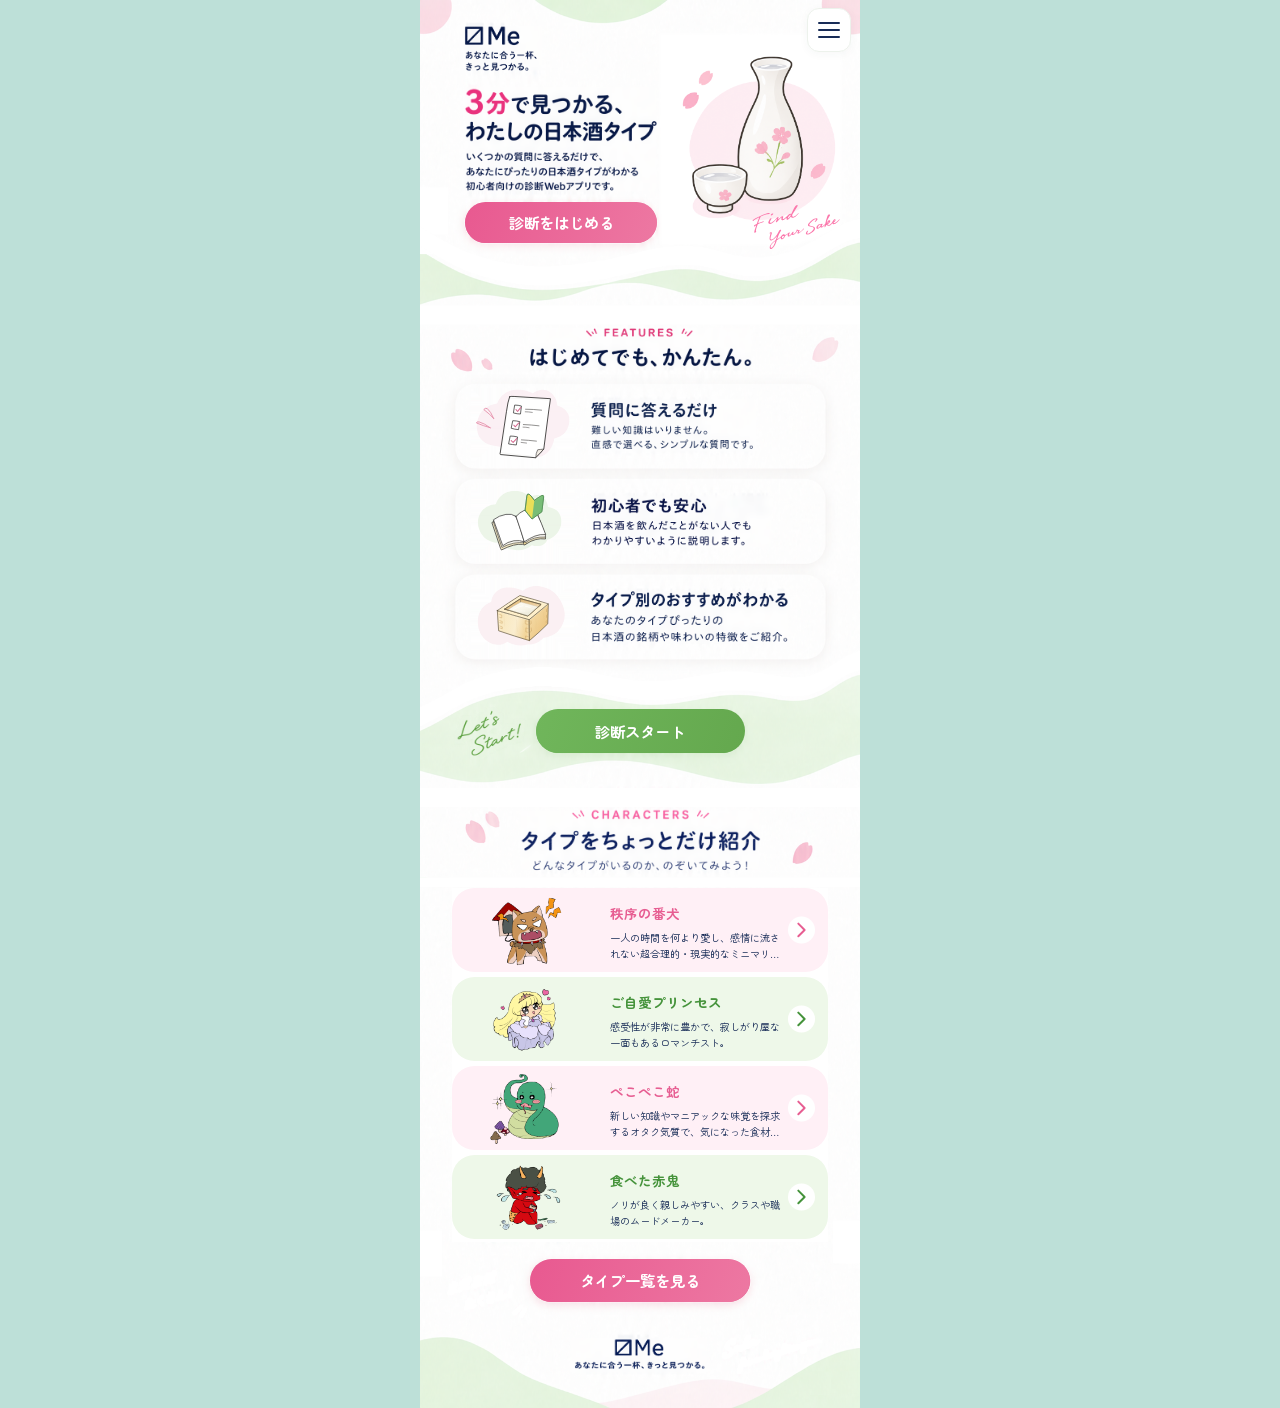
<file: index.html>
<!doctype html>
<html lang="ja">
<head>
  <meta charset="utf-8">
  <meta name="viewport" content="width=device-width, initial-scale=1, maximum-scale=1, user-scalable=no">
  <meta name="theme-color" content="#ffffff">
  <meta name="description" content="いくつかの質問に答えるだけで、あなたにぴったりの日本酒タイプがわかる。あなたに合う一杯、きっと見つかる。">
  <title>Me｜トップページ</title><link rel="icon" type="image/svg+xml" href="data:image/svg+xml,%3Csvg xmlns='http://www.w3.org/2000/svg' viewBox='0 0 32 32'%3E%3Crect x='5' y='5' width='22' height='22' fill='white' stroke='%23252e3b' stroke-width='3'/%3E%3Cpath d='M5 27L27 5' stroke='%23252e3b' stroke-width='3'/%3E%3C/svg%3E">
  <script>document.documentElement.classList.add('home-loading');</script>
  <link rel="stylesheet" href="css/styles.css?v=soft-art-edges-v1">
  <script src="js/data.js?v=sake-list-20261024" defer></script>
  <script src="js/app.js?v=original-logo-20261127" defer></script>
<link rel="stylesheet" href="css/navigation.css?v=touch-pan-only-20261116"><script src="js/navigation.js" defer></script><link rel="preconnect" href="https://fonts.googleapis.com"><link rel="preconnect" href="https://fonts.gstatic.com" crossorigin><link href="https://fonts.googleapis.com/css2?family=Zen+Maru+Gothic:wght@400;500;700&amp;display=swap" rel="stylesheet"></head>
<body class="homepage-static">
  <div class="page-frame">
  <main class="page" aria-label="Me 日本酒タイプ診断">
    <img class="design" src="assets/backgrounds/design-tagline.svg?v=soft-art-edges-v1" width="724" height="2316" alt="" fetchpriority="high" draggable="false">
    <header class="sr-only">
      <p>Me あなたに合う一杯、きっと見つかる。</p>
      <h1>3分で見つかる、わたしの日本酒タイプ</h1>
      <p>いくつかの質問に答えるだけで、あなたにぴったりの日本酒タイプがわかる初心者向けの診断Webアプリです。</p>
    </header>
    <a class="hotspot start start-top" data-quiz aria-label="診断をはじめる" href="diagnosis.html"></a>
    <section class="sr-only" aria-label="FEATURES">
      <h2>はじめてでも、かんたん。</h2>
      <h3>質問に答えるだけ</h3><p>難しい知識はいりません。直感で選べる、シンプルな質問です。</p>
      <h3>初心者でも安心</h3><p>日本酒を飲んだことがない人でも<br>わかりやすいように説明します。</p>
      <h3>タイプ別のおすすめがわかる</h3><p>あなたのタイプぴったりの<br>日本酒の銘柄や味わいの特徴をご紹介。</p>
    </section>
    <a class="hotspot start start-middle" data-quiz aria-label="診断スタート" href="diagnosis.html"></a>
    <section id="characters" class="characters" aria-label="CHARACTERS タイプをちょっとだけ紹介">
      <h2 class="sr-only">タイプをちょっとだけ紹介</h2>
      <p class="sr-only">どんなタイプがいるのか、のぞいてみよう！</p>
      <button class="hotspot character sparrow" data-type="0" data-code="EAFC" aria-label="腹減り雀。圧倒的にエネルギッシュでせっかち、行動力抜群のイベント大好き人間。詳しく見る"><img class="character-art" src="images/eafc.png" alt=""><span class="character-copy"><strong>腹減り雀</strong><span>圧倒的にエネルギッシュでせっかち、行動力抜群のイベント大好き人間。</span></span><span class="card-arrow" aria-hidden="true"><svg viewBox="0 0 24 24" focusable="false"><path d="M8 4 16 12 8 20"/></svg></span></button>
      <button class="hotspot character princess" data-type="1" data-code="EADS" aria-label="ご自愛プリンセス。感受性が非常に豊かで、寂しがり屋な一面もあるロマンチスト。詳しく見る"><img class="character-art" src="images/eads.png" alt=""><span class="character-copy"><strong>ご自愛プリンセス</strong><span>感受性が非常に豊かで、寂しがり屋な一面もあるロマンチスト。</span></span><span class="card-arrow" aria-hidden="true"><svg viewBox="0 0 24 24" focusable="false"><path d="M8 4 16 12 8 20"/></svg></span></button>
      <button class="hotspot character crane" data-type="2" data-code="EPFS" aria-label="鶴の段取り屋。責任感が強く、周囲との付き合いも大切にする実務家タイプ。詳しく見る"><img class="character-art" src="images/epfs.png" alt=""><span class="character-copy"><strong>鶴の段取り屋</strong><span>責任感が強く、周囲との付き合いも大切にする実務家タイプ。</span></span><span class="card-arrow" aria-hidden="true"><svg viewBox="0 0 24 24" focusable="false"><path d="M8 4 16 12 8 20"/></svg></span></button>
      <button class="hotspot character kappa" data-type="3" data-code="EPDS" aria-label="したたかかっぱ。周囲への気配りが行き届いた社交家ですが、実はリスク回避の傾向が強く、非常に慎重でデリケートな内面を持っています。詳しく見る"><img class="character-art" src="images/epds.png" alt=""><span class="character-copy"><strong>したたかかっぱ</strong><span>周囲への気配りが行き届いた社交家ですが、実はリスク回避の傾向が強く、非常に慎重でデリケートな内面を持っています。</span></span><span class="card-arrow" aria-hidden="true"><svg viewBox="0 0 24 24" focusable="false"><path d="M8 4 16 12 8 20"/></svg></span></button>
    </section>
    <a class="hotspot type-list" id="type-list" aria-label="タイプ一覧を見る" href="characters.html"></a>
    <footer class="sr-only">Me あなたに合う一杯、きっと見つかる。</footer>
  </main>
  </div>
  <dialog id="panel" aria-labelledby="panel-title">
    <button class="close" aria-label="閉じる">×</button>
    <div id="panel-content"></div>
  </dialog>
</body>
</html>
</file>
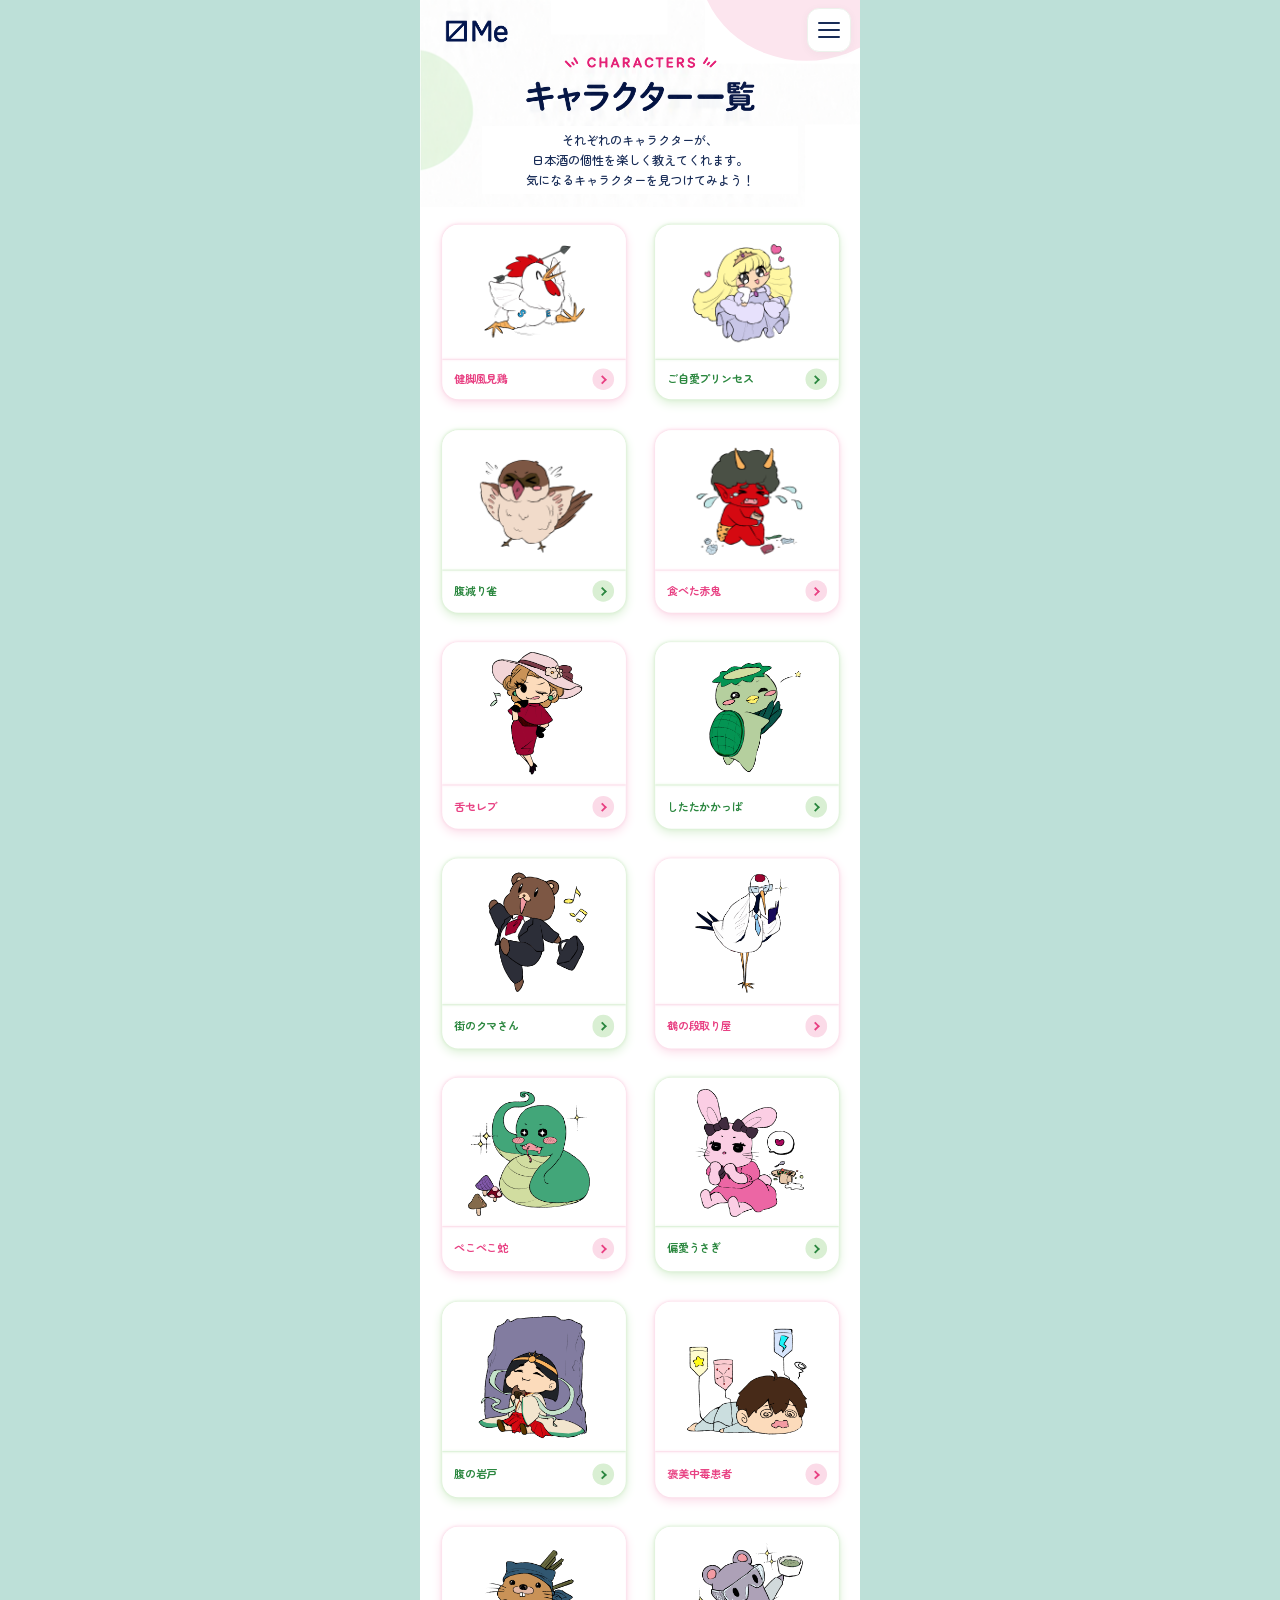
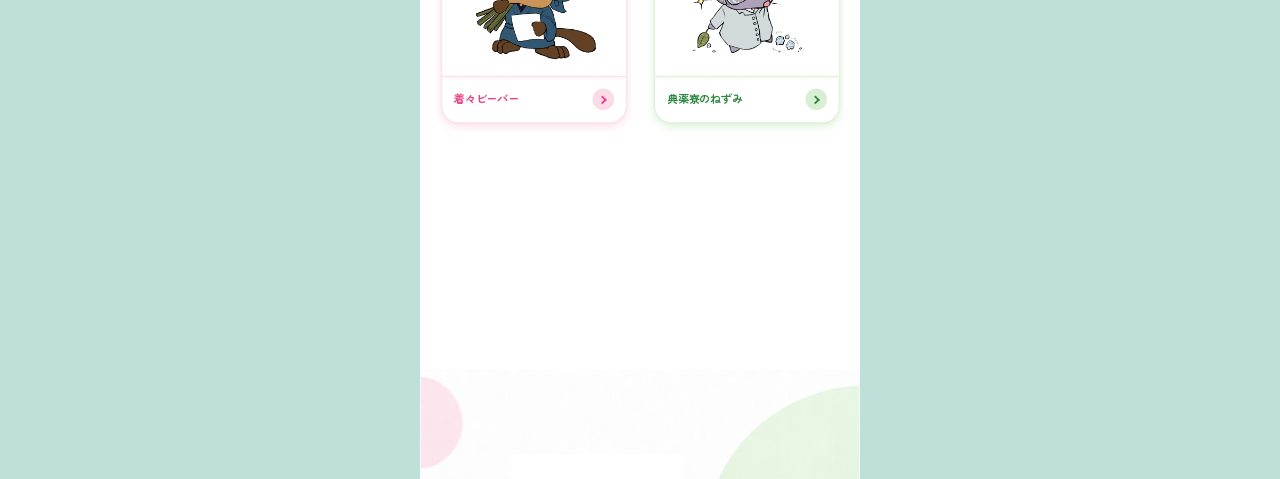
<file: characters.html>
<!doctype html>
<html lang="ja"><head><meta charset="utf-8"><meta name="viewport" content="width=device-width, initial-scale=1, maximum-scale=1, user-scalable=no"><script>document.documentElement.classList.add('characters-loading')</script><title>Me｜キャラクター一覧</title><link rel="icon" type="image/svg+xml" href="data:image/svg+xml,%3Csvg xmlns='http://www.w3.org/2000/svg' viewBox='0 0 32 32'%3E%3Crect x='5' y='5' width='22' height='22' fill='white' stroke='%23252e3b' stroke-width='3'/%3E%3Cpath d='M5 27L27 5' stroke='%23252e3b' stroke-width='3'/%3E%3C/svg%3E"><link rel="stylesheet" href="css/characters.css?v=ordered-load-11"><script src="js/data.js?v=sake-list-20261024" defer></script><script src="js/characters.js?v=ordered-load-11" defer></script><link rel="stylesheet" href="css/navigation.css?v=touch-pan-only-20261116"><script src="js/navigation.js" defer></script><link rel="preconnect" href="https://fonts.googleapis.com"><link rel="preconnect" href="https://fonts.gstatic.com" crossorigin><link href="https://fonts.googleapis.com/css2?family=Zen+Maru+Gothic:wght@400;500;700&amp;display=swap" rel="stylesheet"></head>
<body><div class="characters-viewport"><main class="characters-page">
<img class="design" src="assets/backgrounds/characters-design-clean.svg?v=soft-art-edges-v1" width="561" height="2804" alt="" fetchpriority="high">
<header><a class="hotspot logo" href="index.html" aria-label="Me トップページに戻る"></a></header>
<h1 class="sr-only">キャラクター一覧</h1>
<p class="characters-intro">それぞれのキャラクターが、<br>日本酒の個性を楽しく教えてくれます。<br>気になるキャラクターを見つけてみよう！</p>
<section id="character-cards" aria-label="16種類のキャラクター"></section>
<svg class="characters-footer-decoration" viewBox="0 2663.8 561 140.2" preserveAspectRatio="none" aria-hidden="true" focusable="false"><image href="assets/backgrounds/characters-design-clean.svg?v=soft-art-edges-v1" width="561" height="2804"/></svg>
<dialog id="character-detail" aria-labelledby="character-name"><button class="close" aria-label="閉じる">×</button><p class="eyebrow">CHARACTERS</p><img id="character-detail-image" width="200" height="200" alt=""><h2 id="character-name"></h2><p id="character-description"></p><a class="start-link" href="result.html">詳しいタイプ紹介をみる</a><button class="back">一覧に戻る</button></dialog>
</main></div></body></html>
</file>
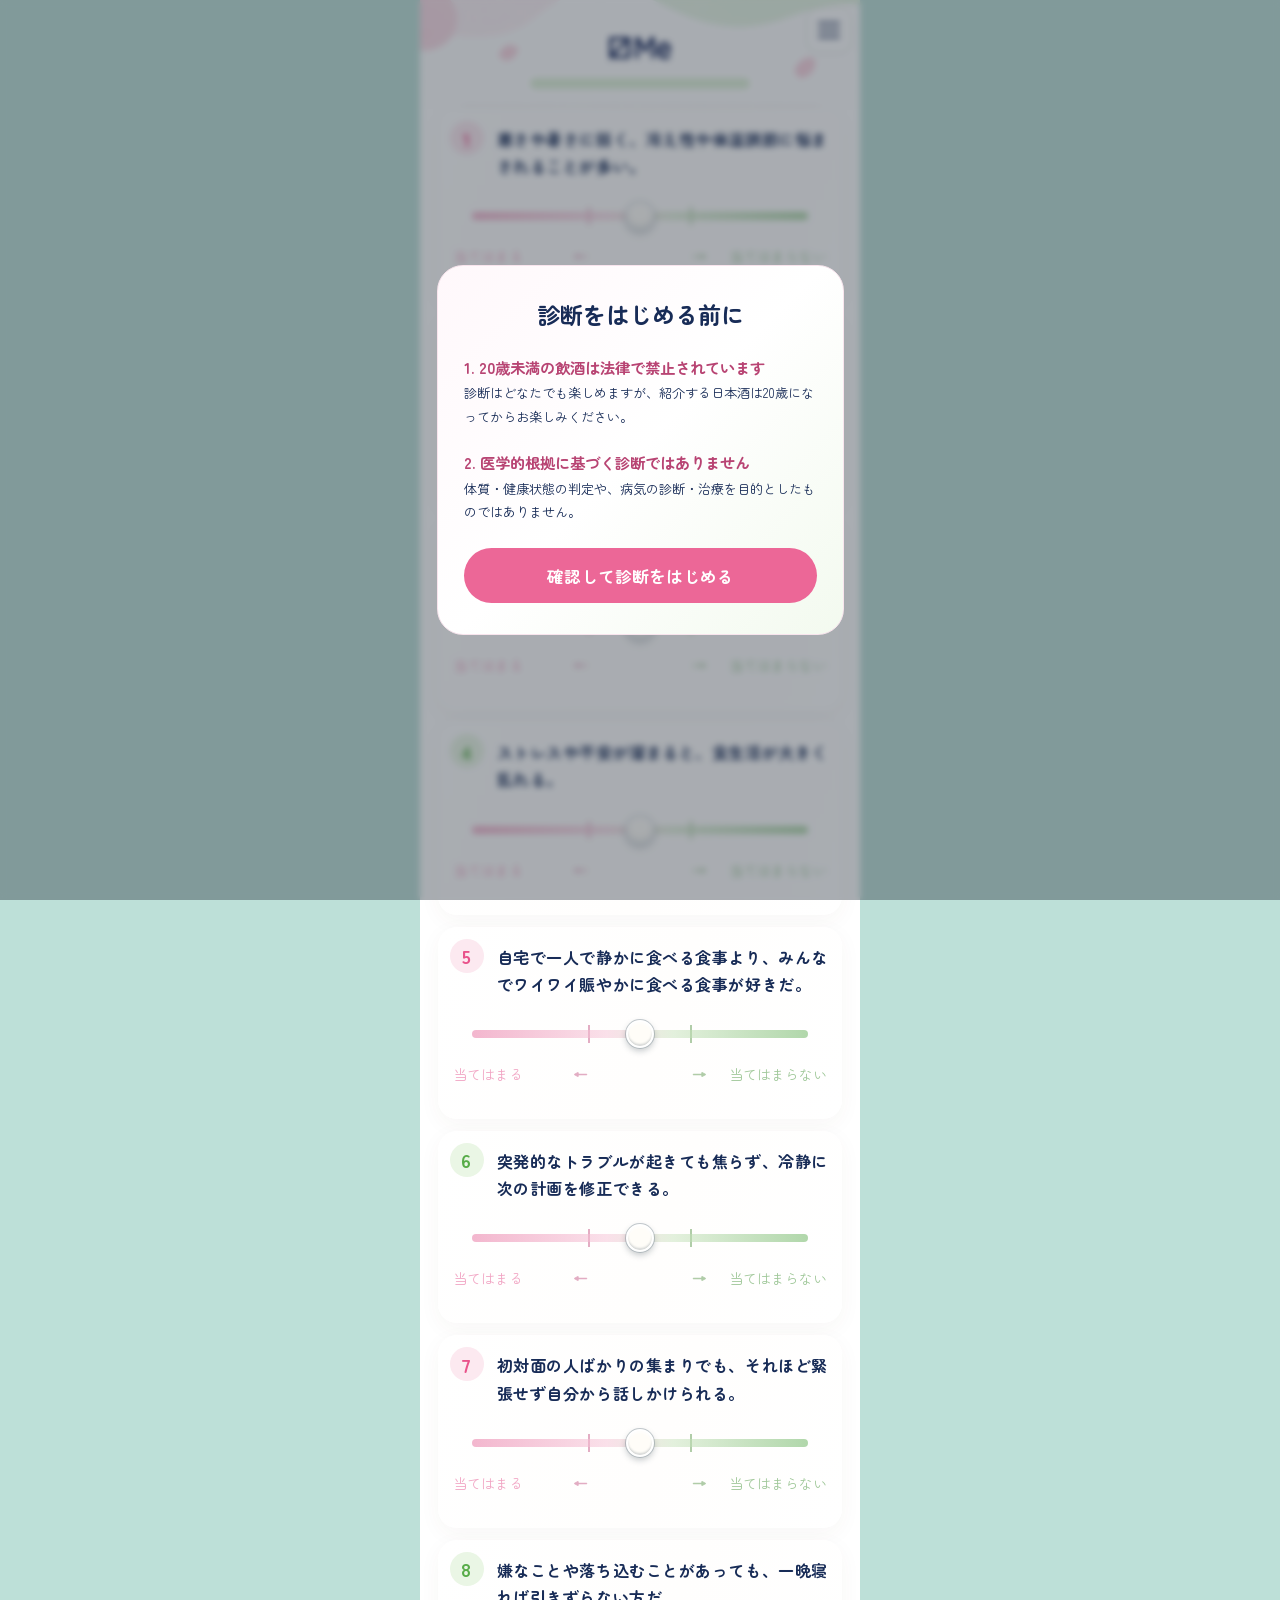
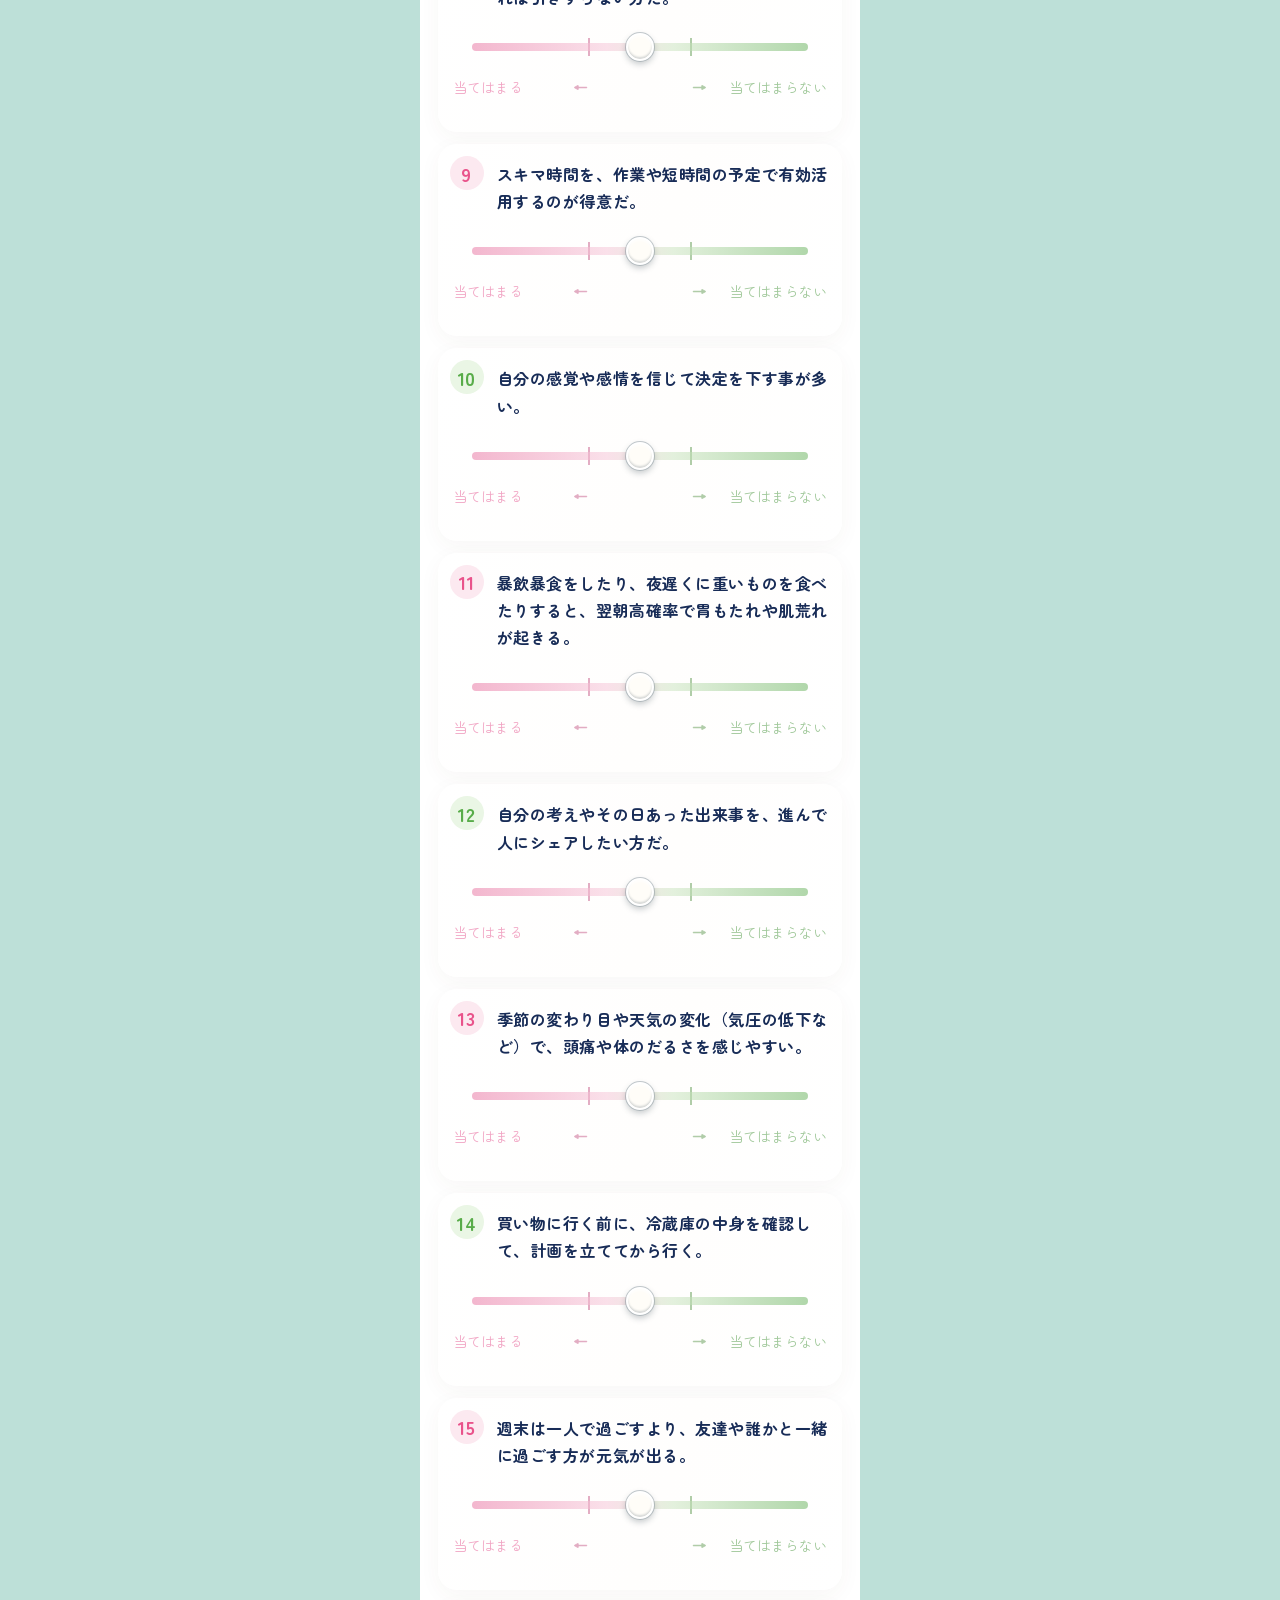
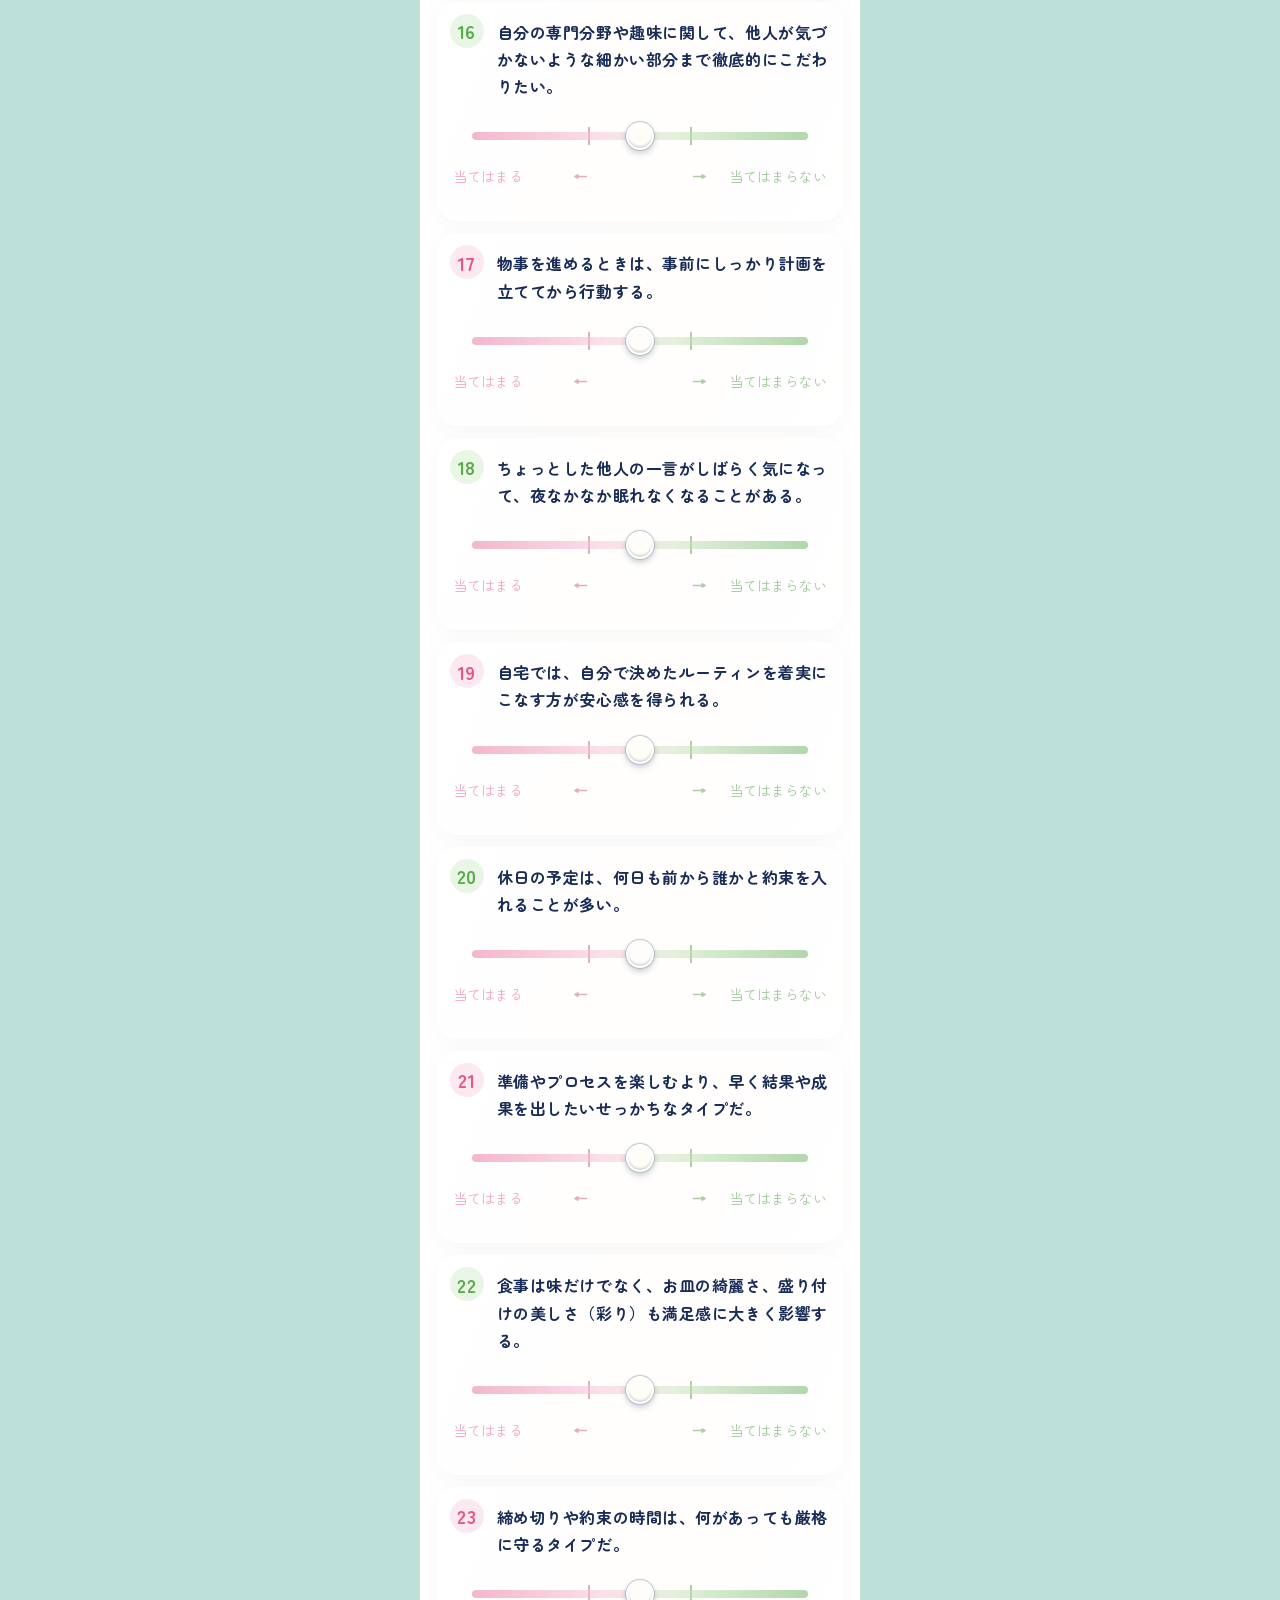
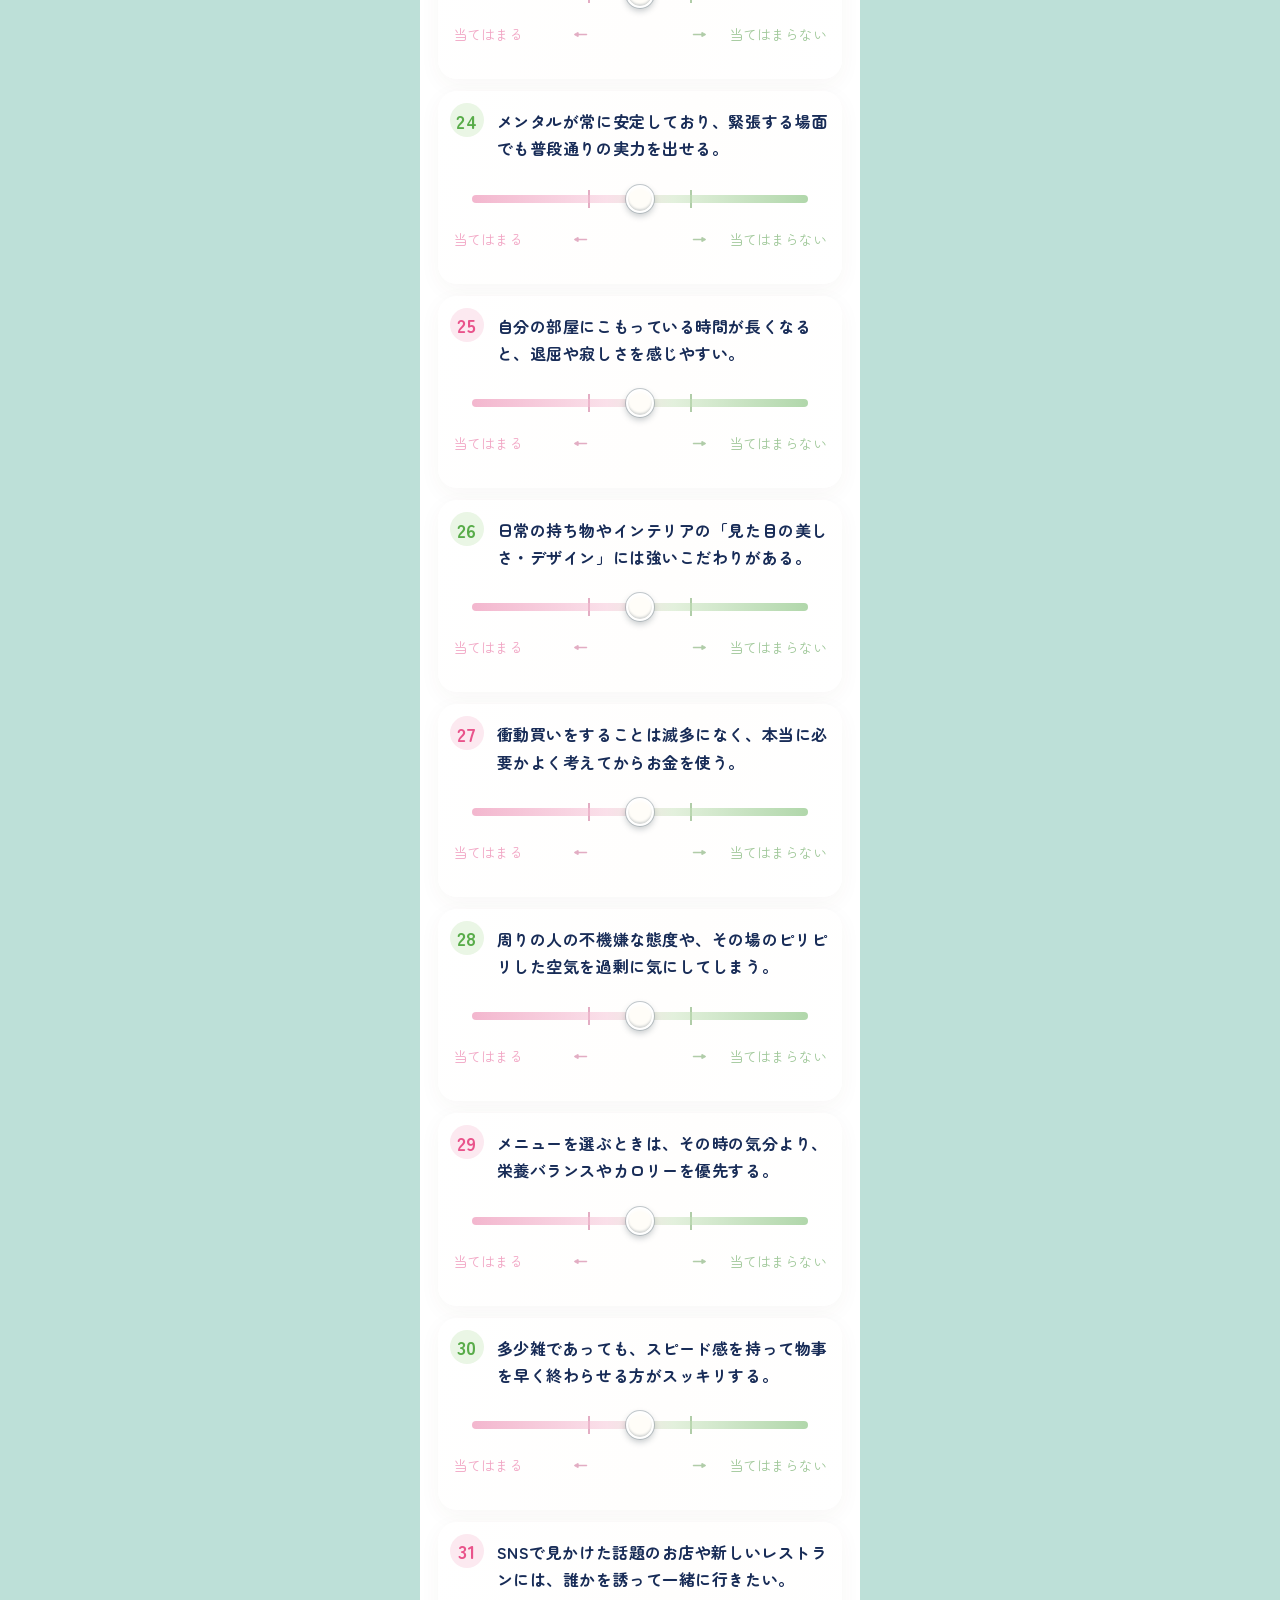
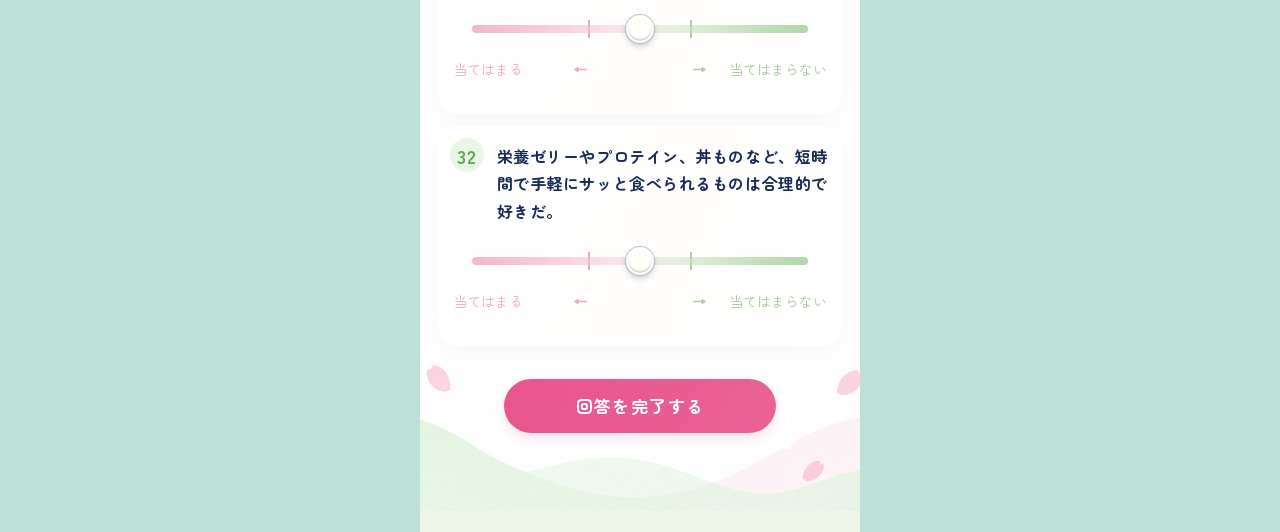
<file: diagnosis.html>
<!doctype html>
<html lang="ja"><head><meta charset="utf-8"><meta name="viewport" content="width=device-width, initial-scale=1, maximum-scale=1, user-scalable=no"><link rel="preload" as="image" href="assets/backgrounds/diagnosis-design.png?v=soft-art-edges-v1" fetchpriority="high"><script>document.documentElement.classList.add('diagnosis-loading')</script><title>Me｜診断</title><link rel="icon" type="image/svg+xml" href="data:image/svg+xml,%3Csvg xmlns='http://www.w3.org/2000/svg' viewBox='0 0 32 32'%3E%3Crect x='5' y='5' width='22' height='22' fill='white' stroke='%23252e3b' stroke-width='3'/%3E%3Cpath d='M5 27L27 5' stroke='%23252e3b' stroke-width='3'/%3E%3C/svg%3E"><meta name="theme-color" content="#ffffff"><link rel="stylesheet" href="css/diagnosis.css?v=soft-art-edges-v1"><script src="js/diagnosis.js?v=soft-art-edges-v1" defer></script><link rel="stylesheet" href="css/navigation.css?v=touch-pan-only-20261116"><script src="js/navigation.js" defer></script><link rel="preconnect" href="https://fonts.googleapis.com"><link rel="preconnect" href="https://fonts.gstatic.com" crossorigin><link href="https://fonts.googleapis.com/css2?family=Zen+Maru+Gothic:wght@400;500;700&amp;display=swap" rel="stylesheet"></head>
<body><main class="quiz-page"><div class="quiz-sticky-header"><header class="quiz-header"><a class="brand" href="index.html" aria-label="Me トップページに戻る"><span aria-hidden="true">◩ Me</span></a><h1>わたしを知る、32の質問</h1><p>いまのあなたに近いものを選んでください。</p>
<div class="progress-wrap"><div class="progress" role="progressbar" aria-label="回答の進捗" aria-valuemin="0" aria-valuemax="32" aria-valuenow="0"><span></span></div><p id="progress-text">0 / 32問 回答済み</p></div></header>
</div><form id="diagnosis" novalidate>
<fieldset class="question" id="question-1" data-question-id="29"><legend><span class="number">1</span><span>寒さや暑さに弱く、冷え性や体温調節に悩まされることが多い。</span></legend><p class="question-error" aria-live="polite"></p></fieldset>
<fieldset class="question" id="question-2" data-question-id="4"><legend><span class="number">2</span><span>悩み事やストレスがあるときは、誰かに話してスッキリしたい。</span></legend><p class="question-error" aria-live="polite"></p></fieldset>
<fieldset class="question" id="question-3" data-question-id="17"><legend><span class="number">3</span><span>何をするにも時間効率（タイパ）や無駄のなさを最優先に考えたい。</span></legend><p class="question-error" aria-live="polite"></p></fieldset>
<fieldset class="question" id="question-4" data-question-id="31"><legend><span class="number">4</span><span>ストレスや不安が溜まると、食生活が大きく乱れる。</span></legend><p class="question-error" aria-live="polite"></p></fieldset>
<fieldset class="question" id="question-5" data-question-id="8"><legend><span class="number">5</span><span>自宅で一人で静かに食べる食事より、みんなでワイワイ賑やかに食べる食事が好きだ。</span></legend><p class="question-error" aria-live="polite"></p></fieldset>
<fieldset class="question" id="question-6" data-question-id="14"><legend><span class="number">6</span><span>突発的なトラブルが起きても焦らず、冷静に次の計画を修正できる。</span></legend><p class="question-error" aria-live="polite"></p></fieldset>
<fieldset class="question" id="question-7" data-question-id="2"><legend><span class="number">7</span><span>初対面の人ばかりの集まりでも、それほど緊張せず自分から話しかけられる。</span></legend><p class="question-error" aria-live="polite"></p></fieldset>
<fieldset class="question" id="question-8" data-question-id="25"><legend><span class="number">8</span><span>嫌なことや落ち込むことがあっても、一晩寝れば引きずらない方だ。</span></legend><p class="question-error" aria-live="polite"></p></fieldset>
<fieldset class="question" id="question-9" data-question-id="20"><legend><span class="number">9</span><span>スキマ時間を、作業や短時間の予定で有効活用するのが得意だ。</span></legend><p class="question-error" aria-live="polite"></p></fieldset>
<fieldset class="question" id="question-10" data-question-id="11"><legend><span class="number">10</span><span>自分の感覚や感情を信じて決定を下す事が多い。</span></legend><p class="question-error" aria-live="polite"></p></fieldset>
<fieldset class="question" id="question-11" data-question-id="32"><legend><span class="number">11</span><span>暴飲暴食をしたり、夜遅くに重いものを食べたりすると、翌朝高確率で胃もたれや肌荒れが起きる。</span></legend><p class="question-error" aria-live="polite"></p></fieldset>
<fieldset class="question" id="question-12" data-question-id="6"><legend><span class="number">12</span><span>自分の考えやその日あった出来事を、進んで人にシェアしたい方だ。</span></legend><p class="question-error" aria-live="polite"></p></fieldset>
<fieldset class="question" id="question-13" data-question-id="27"><legend><span class="number">13</span><span>季節の変わり目や天気の変化（気圧の低下など）で、頭痛や体のだるさを感じやすい。</span></legend><p class="question-error" aria-live="polite"></p></fieldset>
<fieldset class="question" id="question-14" data-question-id="15"><legend><span class="number">14</span><span>買い物に行く前に、冷蔵庫の中身を確認して、計画を立ててから行く。</span></legend><p class="question-error" aria-live="polite"></p></fieldset>
<fieldset class="question" id="question-15" data-question-id="1"><legend><span class="number">15</span><span>週末は一人で過ごすより、友達や誰かと一緒に過ごす方が元気が出る。</span></legend><p class="question-error" aria-live="polite"></p></fieldset>
<fieldset class="question" id="question-16" data-question-id="22"><legend><span class="number">16</span><span>自分の専門分野や趣味に関して、他人が気づかないような細かい部分まで徹底的にこだわりたい。</span></legend><p class="question-error" aria-live="polite"></p></fieldset>
<fieldset class="question" id="question-17" data-question-id="9"><legend><span class="number">17</span><span>物事を進めるときは、事前にしっかり計画を立ててから行動する。</span></legend><p class="question-error" aria-live="polite"></p></fieldset>
<fieldset class="question" id="question-18" data-question-id="30"><legend><span class="number">18</span><span>ちょっとした他人の一言がしばらく気になって、夜なかなか眠れなくなることがある。</span></legend><p class="question-error" aria-live="polite"></p></fieldset>
<fieldset class="question" id="question-19" data-question-id="13"><legend><span class="number">19</span><span>自宅では、自分で決めたルーティンを着実にこなす方が安心感を得られる。</span></legend><p class="question-error" aria-live="polite"></p></fieldset>
<fieldset class="question" id="question-20" data-question-id="5"><legend><span class="number">20</span><span>休日の予定は、何日も前から誰かと約束を入れることが多い。</span></legend><p class="question-error" aria-live="polite"></p></fieldset>
<fieldset class="question" id="question-21" data-question-id="19"><legend><span class="number">21</span><span>準備やプロセスを楽しむより、早く結果や成果を出したいせっかちなタイプだ。</span></legend><p class="question-error" aria-live="polite"></p></fieldset>
<fieldset class="question" id="question-22" data-question-id="24"><legend><span class="number">22</span><span>食事は味だけでなく、お皿の綺麗さ、盛り付けの美しさ（彩り）も満足感に大きく影響する。</span></legend><p class="question-error" aria-live="polite"></p></fieldset>
<fieldset class="question" id="question-23" data-question-id="10"><legend><span class="number">23</span><span>締め切りや約束の時間は、何があっても厳格に守るタイプだ。</span></legend><p class="question-error" aria-live="polite"></p></fieldset>
<fieldset class="question" id="question-24" data-question-id="28"><legend><span class="number">24</span><span>メンタルが常に安定しており、緊張する場面でも普段通りの実力を出せる。</span></legend><p class="question-error" aria-live="polite"></p></fieldset>
<fieldset class="question" id="question-25" data-question-id="3"><legend><span class="number">25</span><span>自分の部屋にこもっている時間が長くなると、退屈や寂しさを感じやすい。</span></legend><p class="question-error" aria-live="polite"></p></fieldset>
<fieldset class="question" id="question-26" data-question-id="18"><legend><span class="number">26</span><span>日常の持ち物やインテリアの「見た目の美しさ・デザイン」には強いこだわりがある。</span></legend><p class="question-error" aria-live="polite"></p></fieldset>
<fieldset class="question" id="question-27" data-question-id="12"><legend><span class="number">27</span><span>衝動買いをすることは滅多になく、本当に必要かよく考えてからお金を使う。</span></legend><p class="question-error" aria-live="polite"></p></fieldset>
<fieldset class="question" id="question-28" data-question-id="26"><legend><span class="number">28</span><span>周りの人の不機嫌な態度や、その場のピリピリした空気を過剰に気にしてしまう。</span></legend><p class="question-error" aria-live="polite"></p></fieldset>
<fieldset class="question" id="question-29" data-question-id="16"><legend><span class="number">29</span><span>メニューを選ぶときは、その時の気分より、栄養バランスやカロリーを優先する。</span></legend><p class="question-error" aria-live="polite"></p></fieldset>
<fieldset class="question" id="question-30" data-question-id="21"><legend><span class="number">30</span><span>多少雑であっても、スピード感を持って物事を早く終わらせる方がスッキリする。</span></legend><p class="question-error" aria-live="polite"></p></fieldset>
<fieldset class="question" id="question-31" data-question-id="7"><legend><span class="number">31</span><span>SNSで見かけた話題のお店や新しいレストランには、誰かを誘って一緒に行きたい。</span></legend><p class="question-error" aria-live="polite"></p></fieldset>
<fieldset class="question" id="question-32" data-question-id="23"><legend><span class="number">32</span><span>栄養ゼリーやプロテイン、丼ものなど、短時間で手軽にサッと食べられるものは合理的で好きだ。</span></legend><p class="question-error" aria-live="polite"></p></fieldset>
<div class="submit-area"><p id="feedback" role="status"></p><button class="result-button" type="submit">回答を完了する</button></div></form>
<footer aria-hidden="true"></footer></main>
<dialog id="diagnosis-notice" aria-labelledby="diagnosis-notice-title" aria-describedby="diagnosis-notice-description">
<h2 id="diagnosis-notice-title" tabindex="-1" autofocus>診断をはじめる前に</h2>
<div id="diagnosis-notice-description">
<p><strong>1. 20歳未満の飲酒は法律で禁止されています</strong><br>診断はどなたでも楽しめますが、紹介する日本酒は20歳になってからお楽しみください。</p>
<p><strong>2. 医学的根拠に基づく診断ではありません</strong><br>体質・健康状態の判定や、病気の診断・治療を目的としたものではありません。</p>
</div>
<button id="diagnosis-notice-confirm" type="button">確認して診断をはじめる</button>
</dialog>
</body></html>
</file>
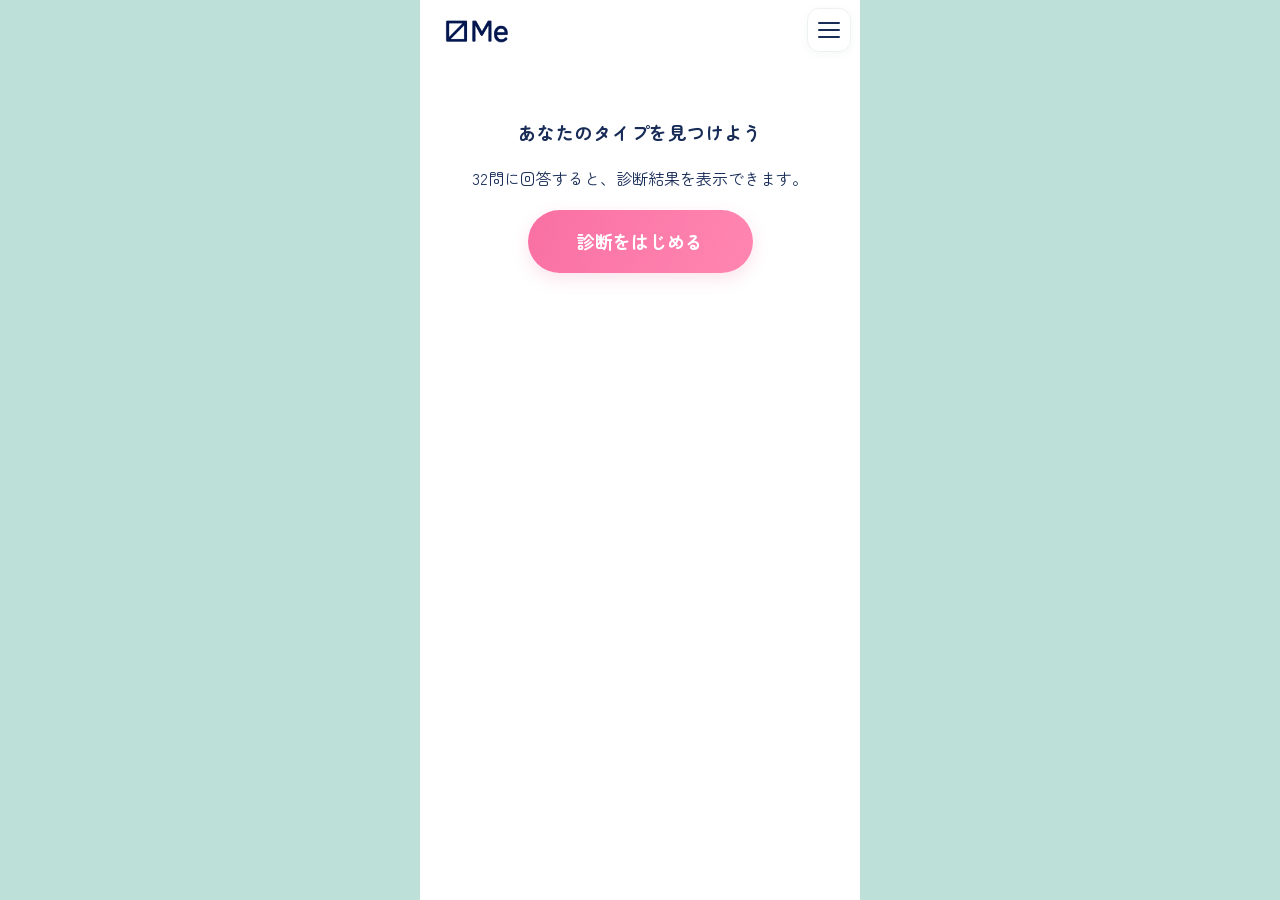
<file: result.html>
<!doctype html>
<html lang="ja"><head><meta charset="utf-8"><meta name="viewport" content="width=device-width, initial-scale=1, maximum-scale=1, user-scalable=no"><link rel="preload" as="image" href="assets/backgrounds/me-logo.webp?v=2" fetchpriority="high"><link rel="preload" as="image" href="assets/backgrounds/design-clean-cta.png" fetchpriority="high"><script>document.documentElement.classList.add('result-loading')</script><title>Me｜診断結果</title><link rel="icon" type="image/svg+xml" href="data:image/svg+xml,%3Csvg xmlns='http://www.w3.org/2000/svg' viewBox='0 0 32 32'%3E%3Crect x='5' y='5' width='22' height='22' fill='white' stroke='%23252e3b' stroke-width='3'/%3E%3Cpath d='M5 27L27 5' stroke='%23252e3b' stroke-width='3'/%3E%3C/svg%3E"><link rel="stylesheet" href="css/result.css?v=animated-scores-v1"><script src="js/data.js?v=sake-list-20261024" defer></script><script src="js/scoring.js" defer></script><script src="js/result.js?v=clean-lettering-v1" defer></script><link rel="stylesheet" href="css/navigation.css?v=touch-pan-only-20261116"><script src="js/navigation.js" defer></script><link rel="preconnect" href="https://fonts.googleapis.com"><link rel="preconnect" href="https://fonts.gstatic.com" crossorigin><link href="https://fonts.googleapis.com/css2?family=Zen+Maru+Gothic:wght@400;500;700&amp;display=swap" rel="stylesheet"></head>
<body><main class="result-page">
<header class="result-header"><svg class="header-art" viewBox="0 0 561 90" aria-hidden="true" focusable="false"><ellipse cx="232" cy="-30" rx="72" ry="70" fill="#fce5ee"/><ellipse cx="483" cy="-36" rx="126" ry="117" fill="#eaf6e5"/><image x="33" y="26" width="79" height="28" href="assets/backgrounds/me-logo.webp?v=2"/></svg><a class="result-brand" href="index.html" aria-label="Me トップページに戻る"><span class="logo-mark" aria-hidden="true">◩</span>Me</a><h1 id="page-title">診断結果</h1></header>
<div id="loading" class="empty-state" role="status">あなたのタイプを確認しています…</div>
<section id="empty" class="empty-state" hidden><h2>あなたのタイプを見つけよう</h2><p id="empty-message">32問に回答すると、診断結果を表示できます。</p><a class="primary" href="diagnosis.html">診断をはじめる</a></section>
<div id="result-content" hidden>
<section class="hero" aria-labelledby="type-name"><p class="eyebrow" id="type-code"></p><p class="type-summary" id="type-summary"></p><img id="character-image" width="2000" height="2000" alt=""><div class="ribbon-wrap"><img class="ribbon-art" src="assets/backgrounds/pink_ribbon.svg" alt="" width="1900" height="330"><h2 id="type-name" class="ribbon"></h2></div></section>
<section class="panel scores-panel" id="scores-panel"><h2>診断スコア</h2><div id="axis-scores" class="score-grid"></div></section>
<p id="profile-note" class="profile-note" hidden>共有されたタイプの紹介です。個別の回答・スコアは含まれていません。</p>
<section class="panel description personality"><svg class="section-icon" viewBox="50 962 92 92" aria-hidden="true" focusable="false"><image data-src="assets/backgrounds/result-design.png" width="724" height="2172"/></svg><div><h2>性格</h2><p id="personality-text" class="description-text"></p><button class="read-more" type="button" aria-expanded="false" aria-controls="personality-text">続きを読む</button></div></section>
<section class="panel description food"><svg class="section-icon" viewBox="50 1135 92 92" aria-hidden="true" focusable="false"><image data-src="assets/backgrounds/result-design.png" width="724" height="2172"/></svg><div><h2>食事の傾向</h2><p id="food-text" class="description-text"></p><button class="read-more" type="button" aria-expanded="false" aria-controls="food-text">続きを読む</button></div></section>
<section class="panel foods"><svg class="section-icon" viewBox="50 1305 92 92" aria-hidden="true" focusable="false"><image data-src="assets/backgrounds/result-design.png" width="724" height="2172"/></svg><div><h2>相性が良い一品</h2><ul id="favorite-foods"></ul></div></section>
<section class="recommendation"><h2>おすすめの日本酒</h2><div class="sake-card"><img class="sake-art" id="sake-image" width="1200" height="1800" alt=""><div class="sake-copy"><p class="eyebrow" id="sake-status"></p><h3 id="sake-brand"></h3><p id="sake-brewery"></p><ul id="sake-tags" class="sake-tags" aria-label="味わいの特徴"></ul></div><p id="sake-description"></p><div class="sake-details"><h4 class="brewery-heading"><svg viewBox="0 0 24 24" aria-hidden="true"><path fill="currentColor" d="M12 1a8 8 0 0 0-8 8c0 6 8 14 8 14s8-8 8-14a8 8 0 0 0-8-8Zm0 12a4 4 0 1 1 0-8 4 4 0 0 1 0 8Z"/></svg>酒蔵情報</h4><dl><dt>所在地</dt><dd id="sake-address"></dd><dt>アクセス</dt><dd id="sake-access"></dd></dl></div><div id="sake-links" class="sake-links" hidden><a id="sake-official" href="https://www.dewazakura.co.jp/" target="_blank" rel="noopener noreferrer">公式サイトを見る <svg class="external-link-icon" viewBox="0 0 24 24" aria-hidden="true" focusable="false"><path d="M4 4V20H20M9 15L20 4M12 4H20V12"/></svg></a></div></div></section>
<section class="panel share-panel"><h2>SNSでシェア</h2><div class="share-buttons"><a class="social-share x-share" id="x-share" target="_blank" rel="noopener noreferrer" aria-label="Xでシェアする" aria-haspopup="dialog"><span class="social-icon" aria-hidden="true">𝕏</span><span>X</span></a><button class="social-share instagram-share" id="instagram-share" type="button" aria-haspopup="dialog"><svg class="social-icon" viewBox="0 0 32 32" aria-hidden="true"><rect x="5" y="5" width="22" height="22" rx="6" fill="none" stroke="currentColor" stroke-width="2"/><circle cx="16" cy="16" r="5" fill="none" stroke="currentColor" stroke-width="2"/><circle cx="23" cy="9" r="1.5" fill="currentColor"/></svg><span>Instagram</span></button></div></section>
<a class="primary retry-link" href="diagnosis.html?restart=1">もう一度診断する</a>
<a class="characters-return-link" href="characters.html" hidden>キャラクター一覧へ</a>
<div class="footer-decoration" aria-hidden="true"><span class="footer-circle footer-circle-green"></span><span class="footer-circle footer-circle-pink"></span></div>
</div>
<p class="toast" id="share-status" role="status" aria-live="polite"></p>
<dialog id="x-dialog" aria-labelledby="x-title"><h2 id="x-title">Xでシェア</h2><p>画像を保存し、Xの投稿画面で添付してください。対応端末では「画像と投稿文を共有」からXを選べます。</p><p id="x-status" role="status"></p><img id="x-preview" alt="X投稿用のタイプ紹介画像" hidden><div class="instagram-actions"><button id="x-native" type="button" hidden>画像と投稿文を共有</button><a id="x-download" hidden>画像を保存</a><a id="x-compose" target="_blank" rel="noopener noreferrer">Xの投稿画面を開く</a></div><form method="dialog"><button>閉じる</button></form></dialog>
<dialog id="instagram-dialog" aria-labelledby="instagram-title"><h2 id="instagram-title">Instagramでシェア</h2><p>画像を共有して、Instagramを選んでください。表示されない場合は、画像を保存してInstagramから投稿できます。</p><p id="instagram-status" role="status"></p><img id="instagram-preview" alt="投稿用のタイプ紹介画像" hidden><div class="instagram-actions"><button id="instagram-native" type="button" hidden>画像を共有</button><a id="instagram-download" hidden>画像を保存</a><button id="instagram-copy" type="button">投稿文をコピー</button><a href="https://www.instagram.com/" target="_blank" rel="noopener noreferrer">Instagramを開く</a></div><textarea id="instagram-caption" readonly aria-label="投稿文"></textarea><form method="dialog"><button>閉じる</button></form></dialog>
</main></body></html>
</file>
<file: css/styles.css>
:root { color-scheme: light; font-family:'Zen Maru Gothic',"Hiragino Kaku Gothic ProN", "Yu Gothic", Meiryo, sans-serif; color:#182C57; background: #fff; }
* { box-sizing: border-box; }
body { margin: 0; }
.page-frame { position:relative; width:100%; max-width:440px; margin-inline:auto; container-type:inline-size; }
.page { position:relative; width:100%; margin:0; }
.design { width:100%; height: auto; display: block; user-select: none; }
.hotspot { background-repeat: no-repeat; }
.sr-only { position: absolute; width: 1px; height: 1px; padding: 0; margin: -1px; overflow: hidden; clip: rect(0,0,0,0); white-space: nowrap; border: 0; }
.hotspot { position: absolute; display: block; padding: 0; border: 0; background: transparent; cursor: pointer; -webkit-tap-highlight-color: #ee629633; border-radius: 999px; }
.hotspot:hover { background: #ffffff12; }
.hotspot:focus-visible { outline: 3px solid #253e58; outline-offset: 3px; background: #ffffff20; }
.hotspot:active { background: #ffffff26; }
.start-top { left: 10.25%; top: 15.31%; width: 43.64%; height: 3.07%; }
.start-middle { left: 26.35%; top: 49.28%; width: 47.43%; height: 3.32%; }
.character { left: 7.32%; width: 85.5%; height: 6.32%; border-radius: 20px; }
.sparrow { top: 60.79%; }
.princess { top: 67.24%; }
.crane { top: 74.00%; }
.kappa { top: 80.91%; }
.type-list { left: 25.04%; top: 88.72%; width: 50.07%; height: 3.27%; }
dialog { width: 358px; max-width: calc(100vw - 24px); padding: 40px 24px 28px; border: 0; border-radius: 26px; background: #fffdfd; box-shadow: 0 12px 64px #5b274622; }
dialog::backdrop { background: #29323f66; backdrop-filter: blur(3px); }
.close { position: absolute; right: 8px; top: 6px; width: 40px; height: 40px; border: 0; background: none; font-size: 28px; color:#182C57; cursor: pointer; }
h2 { margin: 0 0 16px; font-size: 23px; line-height: 1.5; }
dialog p { font-size: 15px; line-height: 1.8; }
.eyebrow { color: #e55b90; font-size: 12px; letter-spacing: .16em; font-weight: 700; }
.option, .primary, .back, .type-option { width: 100%; padding: 14px 16px; margin-top: 10px; border-radius: 16px; font: inherit; font-size: 15px; cursor: pointer; }
.option, .type-option { border: 1px solid #efdce4; background: #fff4f8; color:#182C57; text-align: left; line-height: 1.6; }
.option:hover, .type-option:hover { border-color: #e55b90; }
.primary { border: 0; background: #e75e92; color: white; font-weight: bold; }
.back { border: 0; color:#182C57; background: transparent; }
.portrait { width: 112px; height: 76px; margin-bottom: 20px; background-image: url('../assets/backgrounds/design-tagline.svg?v=soft-art-edges-v1'); background-size: 390px 1170px; border-radius: 12px; }
.portrait[data-character="0"] { background-position: -30px -713px; }
.portrait[data-character="1"] { background-position: -30px -789px; }
.portrait[data-character="2"] { background-position: -30px -867px; }
.portrait[data-character="3"] { background-position: -30px -947px; }
button:focus-visible { outline: 3px solid #376d44; outline-offset: 3px; }
/* Supplied character illustrations replace the flattened character cards. */
.characters { position: absolute; z-index: 1; top: 60.65%; left: 7.32%; width: 85.5%; height: 26.8%; background: white; }
.characters .character { position: relative; display: block; left: auto; top: auto; width: 100%; height: 74px; margin: 0 0 5px; overflow: hidden; border-radius: 20px; background: #fff0f6; text-align: left; color: #e75e92; }
.characters .princess, .characters .kappa { background: #eef8e9; color: #45933b; }
.character-art { position: absolute; left: 3px; top: 4px; width: 127px; height: 66px; object-fit: contain; object-position:center; mix-blend-mode: normal; pointer-events: none; }
.character-copy { position: absolute; left: 140px; top: 13px; right: 40px; }
.character-copy strong { display: block; font-size: 12px; white-space: nowrap; margin-bottom: 6px; }
.character-copy > span { display: block; color:#182C57; font-size: 9px; line-height: 1.6; white-space: nowrap; }
.card-arrow { position: absolute; right: 12px; top: 25px; width: 24px; height: 24px; border-radius: 50%; background: white; font: 25px/21px sans-serif; text-align: center; }
.portrait { width: 190px; height: 190px; margin: 0 auto 16px; background-size: contain; background-repeat: no-repeat; background-position: center !important; mix-blend-mode: multiply; }
.portrait[data-character="0"] { background-image: url('../assets/previews/eafc.png'); }
.portrait[data-character="1"] { background-image: url('../assets/previews/eads.png'); }
.portrait[data-character="2"] { background-image: url('../assets/previews/epfs.png'); }
.portrait[data-character="3"] { background-image: url('../assets/previews/epds.png'); }
.character-copy > span { white-space:normal; display:-webkit-box; -webkit-line-clamp:2; -webkit-box-orient:vertical; overflow:hidden; }
.detail-portrait { display:block; width:190px; height:190px; object-fit:contain; margin:0 auto 16px; mix-blend-mode:normal; }
.detail-profile { display:block; text-align:center; text-decoration:none; box-sizing:border-box; }
/* Fit the original artwork directly to the available width, without zoom or clipping. */
html { -webkit-text-size-adjust:100%; text-size-adjust:100%; }
.characters .character { height:18.974359cqw; margin-bottom:1.282051cqw; border-radius:5.128205cqw; }
.character-art { left:.769231cqw; top:1.025641cqw; width:32.564103cqw; height:16.923077cqw; }
.character-copy { left:35.897436cqw; top:3.333333cqw; right:10.256410cqw; }
.character-copy strong { font-size:3.076923cqw; margin-bottom:1.538462cqw; }
.character-copy > span { font-size:2.307692cqw; }
.card-arrow { right:3.076923cqw; top:50%; transform:translateY(-50%); width:6.153846cqw; height:6.153846cqw; display:grid; place-items:center; font-size:0; line-height:0; }

/* Disable homepage motion except the explicit opt-ins below. */
body.homepage-static *, body.homepage-static *::before, body.homepage-static *::after { animation:none!important; transition:none!important; scroll-behavior:auto!important; }

/* Slide only the three feature-card crops over their original artwork. */
body.homepage-static .feature-reveal-mask {
  position:absolute; left:0; width:100%; height:7.3%; z-index:2;
  background:#fff; pointer-events:none; overflow:hidden;
}
body.homepage-static .feature-slide-art {
  position:absolute; inset:0;
  background-image:url('../assets/backgrounds/design-tagline.svg?v=soft-art-edges-v1');
  background-size:100cqw 300cqw; background-repeat:no-repeat;
  opacity:0; transform:translateY(24px);
  transition:transform .65s cubic-bezier(.22,.61,.36,1) var(--reveal-delay,0ms),opacity .65s ease var(--reveal-delay,0ms)!important;
}
body.homepage-static .is-revealed .feature-slide-art { opacity:1; transform:translateY(0); }
@media(prefers-reduced-motion:reduce) { body.homepage-static .feature-reveal-mask { display:none; } }

body.homepage-static .characters .character.card-slide-ready {
  opacity:0; transform:translateY(24px);
  transition:transform .65s cubic-bezier(.22,.61,.36,1) var(--card-delay,0ms),opacity .65s ease var(--card-delay,0ms)!important;
}
body.homepage-static .characters .character.card-slide-visible,
body.homepage-static .characters .character.card-slide-ready:focus-visible { opacity:1; transform:translateY(0); }
body.homepage-static .characters .character.card-slide-ready:focus-visible { transition:none!important; }
@media(prefers-reduced-motion:reduce) {
  body.homepage-static .characters .character.card-slide-ready { opacity:1; transform:none; transition:none!important; }
}

.card-arrow svg { display:block; width:70%; height:70%; overflow:visible; fill:none; stroke:currentColor; stroke-width:2.5; stroke-linecap:round; stroke-linejoin:round; }

/* Restore the shared hamburger icon transition on the homepage. */
@media (prefers-reduced-motion: no-preference) {
  body.homepage-static .site-menu-toggle span { transition: transform .15s, opacity .15s !important; }
}

/* Match the character-list detail dialog while preserving homepage actions. */
#panel { width:365px; max-width:calc(100vw - 28px); padding:36px 22px 22px; border:1px solid #f8e4ed; border-radius:24px; text-align:center; color:#182C57; background:linear-gradient(135deg,#fff8fb,#fff,#f3faef); box-shadow:none; }
#panel::backdrop { background:#24344755; backdrop-filter:blur(3px); }
#panel .close { top:5px; }
#panel .eyebrow { color:#ea6798; font-size:12px; letter-spacing:.2em; font-weight:400; }
#panel .detail-portrait { width:200px; max-width:100%; height:200px; object-position:center; margin:12px auto 0; }
#panel h2 { margin:20px 0 12px; font-size:21px; line-height:1.6; }
#panel p:not(.eyebrow) { font-size:16px; line-height:1.8; }
#panel .primary { padding:15px; margin-top:24px; background:#ec6797; border-radius:30px; font-size:16px; font-weight:700; }
#panel .back { padding:16px; margin-top:6px; font-size:16px; }
/* Keep overflowing dialog content scrollable without a visible scrollbar. */
#panel { overflow-y:auto; scrollbar-width:none; -ms-overflow-style:none; }
#panel::-webkit-scrollbar { display:none; width:0; height:0; }

/* Arrow-free CTA overlays replace the flattened buttons. */
.start-top,.start-middle,.type-list { display:grid; place-items:center; color:#fff; text-decoration:none; font-size:3.5cqw; font-weight:700; background:linear-gradient(110deg,#e85990,#ed78a2); }
.start-top::after,.start-middle::after,.type-list::after { content:attr(aria-label); }
.start-middle { background:linear-gradient(110deg,#70b65b,#64a84e); }
.start-top:hover,.type-list:hover { background:linear-gradient(110deg,#e85990,#ed78a2); }
.start-middle:hover { background:linear-gradient(110deg,#70b65b,#64a84e); }
.character-copy { right:10.256410cqw; }

/* Stage the first paint without flashing the flattened cards underneath. */
.home-loading:not(.home-background-ready) .page { visibility:hidden; }
.home-loading:not(.home-buttons-ready) .site-navigation { visibility:hidden; }
.home-loading:not(.home-buttons-ready) .start-top,
.home-loading:not(.home-buttons-ready) .start-middle,
.home-loading:not(.home-buttons-ready) .type-list {
  background:#fff; color:transparent; pointer-events:none;
}
.home-loading .characters .character { visibility:hidden; }

/* Add 32 artwork pixels of breathing room on each side of the first wave. */
.start-top { top:45.93cqw; height:9.21cqw; }
.start-middle { top:161.0996685082873cqw; height:9.96cqw; }
.type-list { top:286.04950276243094cqw; height:9.81cqw; }
.characters { top:201.8395027624309cqw; height:80.4cqw; }
body.homepage-static .feature-reveal-mask { height:21.9cqw; }
body.homepage-static .feature-slide-art { background-size:100cqw 319.88950276243094cqw; }
</file>
<file: css/navigation.css>
.site-navigation { position:fixed; z-index:1000; top:8px; left:50%; transform:translateX(-50%); width:100%; max-width:440px; pointer-events:none; box-sizing:border-box; font-family:'Zen Maru Gothic','Hiragino Kaku Gothic ProN','Yu Gothic',Meiryo,sans-serif; }
.site-menu-toggle { position:absolute; right:9px; top:0; width:44px; height:44px; padding:11px 10px; display:flex; flex-direction:column; justify-content:space-around; border:1px solid #edf2ec; border-radius:12px; background:#fff; color:#182C57; box-shadow:0 2px 10px #25443b0b; cursor:pointer; pointer-events:auto; }
.site-menu-toggle span { display:block; width:22px; height:2px; border-radius:2px; background:currentColor; }
.site-menu-toggle[aria-expanded="true"] span:first-child { transform:translateY(7px) rotate(45deg); }
.site-menu-toggle[aria-expanded="true"] span:nth-child(2) { opacity:0; }
.site-menu-toggle[aria-expanded="true"] span:last-child { transform:translateY(-7px) rotate(-45deg); }
.site-menu { position:absolute; top:52px; right:9px; width:230px; max-width:calc(100% - 18px); padding:8px; border:1px solid #f4dfe8; border-radius:16px; background:#fff; box-shadow:0 8px 28px #2c3a4326; pointer-events:auto; }
.site-menu[hidden] { display:none!important; }
.site-menu a { display:block; padding:14px 12px; border-radius:9px; text-decoration:none; color:#182C57; font-size:15px; line-height:1.5; }
.site-menu a:hover { background:#f4faef; }
.site-menu a[aria-current="page"] { color:#d34f80; background:#fff0f6; font-weight:700; }
.site-menu-toggle:focus-visible,.site-menu a:focus-visible { outline:3px solid #4d8260; outline-offset:2px; }
@media(prefers-reduced-motion:no-preference) { .site-menu-toggle span { transition:transform .15s,opacity .15s; } }

/* Touch phones fill their viewport even when it is wider than 440 CSS pixels. */
@media (hover:none) and (pointer:coarse) and (max-width:767px) {
 .page-frame, .quiz-page, .characters-page, .result-page, .site-navigation { max-width:none; width:100%; }
}

/* Mint-blue gutters around the centered desktop page. */
@media (min-width:440.01px) {
 html { background:#BDE0D8; }
 body { min-height:100vh; background:linear-gradient(to right,#BDE0D8 0,#BDE0D8 calc(50% - 220px),#fff calc(50% - 220px),#fff calc(50% + 220px),#BDE0D8 calc(50% + 220px)); }
 .page-frame, .characters-page { background:#fff; }
}

button, input, select, textarea { font-family:inherit; }

/* Keep phone backgrounds full-width, including below short pages. */
@media (hover:none) and (pointer:coarse) and (max-width:767px) {
 html, body { background:#fff; }
 body { min-height:100vh; min-height:100dvh; }
}

/* Allow touch scrolling without pinch zoom on every page, including dialogs. */
html, body, dialog { touch-action:pan-x pan-y; }
</file>
<file: css/characters.css>
:root { color-scheme:light; color:#182C57; background:#fff; font-family:'Zen Maru Gothic','Hiragino Kaku Gothic ProN','Yu Gothic',Meiryo,sans-serif; }
* { box-sizing:border-box; }
body { margin:0; }
.characters-page { position:relative; width:100%; max-width:440px; margin-inline:auto; container-type:inline-size; }
.design { display:block; width:100%; height:auto; }
.characters-viewport { width:100%; max-width:440px; margin-inline:auto; overflow:clip; }
@media (hover:none) and (pointer:coarse) and (max-width:767px) { .characters-viewport { max-width:none; } }
.characters-footer-decoration { position:absolute; left:0; top:calc(95% - var(--list-trim,0%)); width:100%; height:5%; pointer-events:none; }
/* Cover the flattened card artwork before drawing the sixteen live cards. */
#character-cards::before { content:''; position:absolute; inset:9.4% 0 5%; background:#fff; pointer-events:none; }
/* Redraw the upper decoration above the cover, behind the live cards. */
.characters-edge-decoration { position:absolute; top:5.7%; right:0; width:13%; height:5%; pointer-events:none; }
.characters-intro { position:absolute; top:5.75%; left:14%; width:72%; height:3.05%; margin:0; display:flex; flex-direction:column; justify-content:center; background:#fff; color:#182C57; text-align:center; font-size:2.8cqw; font-weight:500; line-height:1.65; letter-spacing:0; }
.sr-only { position:absolute; width:1px; height:1px; overflow:hidden; clip-path:inset(50%); white-space:nowrap; }
.hotspot { position:absolute; display:block; padding:0; border:0; border-radius:18px; background:transparent; cursor:pointer; -webkit-tap-highlight-color:#f46b9a22; }
.hotspot:hover { background:#ffffff18; box-shadow:0 2px 14px #ec74a222; }
.hotspot:focus-visible { outline:3px solid #28634c; outline-offset:2px; }
.logo { left:5%; top:.7%; width:16%; height:1.7%; border-radius:4px; }
.menu-toggle { right:3%; top:.5%; width:10%; height:2%; border-radius:5px; }
.character-card { width:46.3%; transform:scale(.9); transform-origin:center; }
.character-card { --ink:#e84183; --surface:#fff; --circle:#fbdbe8; --image-surface:#fff0f6; font:inherit; text-align:left; background:var(--surface); overflow:hidden; }
.character-card[data-tone="green"] { --ink:#2b873f; --surface:#fff; --circle:#d9efd3; --image-surface:#eef8eb; }
.character-card, .character-card:hover { background:var(--surface); box-shadow:0 0 3px 1px var(--circle),0 4px 12px var(--circle); }
.character-picture { position:absolute; inset:0 0 23.404255%; padding:2cqw; background:#fff; }
.character-picture img { display:block; width:100%; height:100%; object-fit:contain; object-position:center; }
.character-copy { position:absolute; inset:76.595745% 0 0; padding:0 8.5cqw 0 3cqw; border-radius:0 0 18px 18px; background:transparent; display:flex; align-items:center; }
.character-copy strong { display:block; color:var(--ink); font-size:2.8cqw; line-height:1.4; white-space:nowrap; }
.character-arrow { position:absolute; right:2.8cqw; top:50%; transform:translateY(-50%); width:5.6cqw; height:5.6cqw; border-radius:50%; background:var(--circle); display:grid; place-items:center; }
.character-arrow > span { width:1.5cqw; height:1.5cqw; border-top:.5cqw solid var(--ink); border-right:.5cqw solid var(--ink); transform:translateX(-.3cqw) rotate(45deg); }
#menu { position:absolute; z-index:3; right:3%; top:2.7%; width:220px; max-width:90%; padding:12px; border:1px solid #f5dfeb; border-radius:16px; background:#fff; box-shadow:0 8px 30px #45304420; }
#menu a { display:block; padding:14px 10px; color:#182C57; font-size:15px; text-decoration:none; border-radius:8px; }
#menu a:hover,#menu a:focus-visible { background:#fff0f5; }
dialog { width:365px; max-width:calc(100vw - 28px); padding:36px 22px 22px; border:1px solid #f8e4ed; border-radius:24px; text-align:center; color:#182C57; background:linear-gradient(135deg,#fff8fb,#fff,#f3faef); }
dialog::backdrop { background:#24344755; backdrop-filter:blur(3px); }
.close { position:absolute; top:5px; right:8px; width:40px; height:40px; border:0; background:transparent; color:#182C57; font-size:28px; cursor:pointer; }
.eyebrow { color:#ea6798; font-size:12px; letter-spacing:.2em; }
#character-detail-image { display:block; width:200px; max-width:100%; height:200px; object-fit:contain; object-position:center; margin:12px auto 0; }
h2 { margin:20px 0 12px; font-size:21px; line-height:1.6; }
#character-description { font-size:16px; line-height:1.8; }
.start-link { display:block; padding:15px; margin-top:24px; background:#ec6797; color:white; border-radius:30px; text-decoration:none; font-weight:700; }
.back { border:0; background:transparent; padding:16px; margin-top:6px; color:#182C57; font:inherit; cursor:pointer; }
@media(prefers-reduced-motion:no-preference) { .hotspot { transition:box-shadow .2s,background .2s; } }

/* Keep overflowing dialog content scrollable without a visible scrollbar. */
#character-detail { overflow-y:auto; scrollbar-width:none; -ms-overflow-style:none; }
#character-detail::-webkit-scrollbar { display:none; width:0; height:0; }

.character-copy { padding-right:8.5cqw; }

/* Match the card edge with a fine divider; center both labels below it. */
.character-copy::before { content:""; position:absolute; top:0; left:0; right:0; height:1px; background:var(--circle); box-shadow:0 0 3px var(--circle); }

/* Keep the white artwork masks visible while staging the content. */
.characters-loading:not(.characters-background-ready) .characters-page { visibility:hidden; }
.characters-loading:not(.characters-intro-ready) .characters-intro { color:transparent; }
.characters-loading .character-card:not(.character-ready) { visibility:hidden; }
</file>
<file: css/diagnosis.css>
* { box-sizing:border-box; }
:root { color-scheme:light; font-family:'Zen Maru Gothic','Hiragino Kaku Gothic ProN','Yu Gothic',Meiryo,sans-serif; color:#182C57; background:white; }
body { margin:0; }
.quiz-page { width:100%; max-width:440px; margin:auto; background:radial-gradient(ellipse at 0 0,#fbe2ec 0,transparent 180px),radial-gradient(ellipse at 100% 0,#e9f5e4 0,transparent 170px),#fff; }
.quiz-header { padding:32px 20px 18px; text-align:center; }
.brand { color:#182C57; text-decoration:none; font-size:38px; font-weight:700; }
h1 { font-size:20px; margin:20px 0 10px; }
.quiz-header p { font-size:13px; color:#182C57; line-height:1.7; margin:0; }
.progress-wrap { position:sticky; top:0; z-index:2; padding:14px 30px 10px; background:#fffffff5; }
.progress { height:10px; border-radius:30px; overflow:hidden; background:#e1f1db; }
.progress span { display:block; width:0; height:100%; border-radius:inherit; background:#ee91b3; }
#progress-text { text-align:right; margin:6px 0 0; font-size:12px; color:#182C57; }
form { padding:10px 18px 24px; }
.question { border:0; margin:0 0 18px; padding:20px 12px 14px; min-width:0; border-radius:22px; background:white; box-shadow:0 5px 25px #563f4910; scroll-margin-top:85px; }
.question legend { float:left; width:100%; display:flex; align-items:flex-start; gap:10px; padding:0 0 16px; font-size:16px; font-weight:700; line-height:1.8; overflow-wrap:anywhere; }
.number { flex:0 0 38px; height:38px; display:grid; place-items:center; border-radius:50%; background:#fceaf0; color:#e75d90; font-size:14px; line-height:1; }
.question:nth-child(even) .number { background:#edf7e8; color:#60a64e; }








.question-error:empty { display:none; }
.question-error,#feedback { color:#ab285a; font-size:13px; line-height:1.6; }
.question-error { clear:both; margin:12px 0 0; text-align:center; }
.submit-area { text-align:center; padding-top:10px; }
.result-button,.review { width:100%; padding:17px 16px; border:0; border-radius:40px; color:white; background:linear-gradient(110deg,#e85990,#ed78a2); box-shadow:0 6px 16px #e75e9226; font:inherit; font-weight:700; cursor:pointer; }
.result-button span { margin-left:18px; }
.note { font-size:12px; color:#182C57; }
footer { padding:25px 15px 45px; text-align:center; background:linear-gradient(145deg,#edf8e8,white); }
footer a,.home { color:#182C57; font-size:14px; }
dialog { width:358px; max-width:calc(100vw - 24px); max-height:90dvh; padding:35px 24px 28px; border:0; border-radius:24px; background:#fffdfd; text-align:center; }
dialog::backdrop { background:#29323f66; backdrop-filter:blur(3px); }
.close { position:absolute; top:5px; right:8px; width:40px; height:40px; border:0; background:none; color:#182C57; font-size:28px; cursor:pointer; }
.eyebrow { color:#e65f92; font-size:12px; letter-spacing:.15em; }
h2 { font-size:22px; line-height:1.5; }
dialog p { line-height:1.8; }
.retry { background:none; border:0; padding:16px; color:#182C57; font:inherit; cursor:pointer; }
.home { display:block; margin-top:12px; }
@media(prefers-reduced-motion:no-preference) { .progress span { transition:width .25s ease; }  }

/* Preserve the reference layout while allowing each question to grow. */
.quiz-page { position:relative; container-type:inline-size; background:#fff; overflow:hidden; }
.quiz-header { position:relative; padding:0; height:24.8cqw; background:#fff; }
/* Exclude the progress track baked into the artwork, including its soft edges. */
.quiz-header::before {
 content:''; position:absolute; inset:0; pointer-events:none;
 background:url('../assets/backgrounds/diagnosis-design.png?v=soft-art-edges-v1') center top / 100% auto no-repeat;
 clip-path:polygon(evenodd,0 0,100% 0,100% 100%,0 100%,0 0,24% 69%,24% 85%,76% 85%,76% 69%,24% 69%);
}
.brand { position:absolute; left:40%; top:23%; width:20%; height:39%; }
.brand span,.quiz-header h1,.quiz-header p,#progress-text { position:absolute; width:1px; height:1px; padding:0; margin:-1px; overflow:hidden; clip-path:inset(50%); white-space:nowrap; }
.brand::after { content:''; position:absolute; left:8%; top:24%; width:84%; height:61%; background:transparent url('../assets/backgrounds/me-logo.webp?v=2') center / 14.08cqw auto no-repeat; }
.brand:focus-visible { outline:2px solid #e75d90; outline-offset:4px; border-radius:4px; }
.progress-wrap { position:absolute; top:71.169355%; left:25%; width:50%; height:10.685484%; padding:0; background:none; }
.progress { position:relative; width:100%; height:100%; min-height:0; border-radius:999px; overflow:hidden; clip-path:inset(0 round 999px); background:#dff1d8; }
.progress > span { max-width:100%; max-height:100%; }
.progress span { background:linear-gradient(90deg,#ec8bad,#f19fbe); }
form { padding:0 7%; }
.question { margin:0 0 12px; padding:12px 12px 11px; border-radius:19px; background:linear-gradient(110deg,#fff,#fffefd 55%,#fff); box-shadow:0 6px 22px #5440390b; scroll-margin-top:18px; }
.question legend { gap:13px; padding:0 0 9px; font-size:16px; letter-spacing:.035em; line-height:1.7; align-items:flex-start; }
.question legend > span:last-child { padding-top:5px; }
.number { flex-basis:34px; height:34px; font-size:19px; font-weight:700; background:#fce9f0; color:#e9538b; }
.question:nth-child(even) .number { background:#eaf6e5; color:#58ac49; }






.submit-area { position:relative; isolation:isolate; margin:0 -8.14%; padding:21px 15% 0; min-height:35cqw; }
.submit-area::before { content:''; position:absolute; z-index:-1; inset:0; background:url('../assets/backgrounds/diagnosis-clean-petal.svg') center bottom / 100% auto no-repeat; clip-path:polygon(0 0,18% 0,18% 59%,82% 59%,82% 0,100% 0,100% 100%,0 100%); pointer-events:none; }
#feedback:empty { display:none; }
.result-button { position:relative; text-align:center; width:78%; min-height:54px; padding:13px 9px; font-size:17px; letter-spacing:.08em; background:linear-gradient(110deg,#e9548c,#e96395); box-shadow:0 5px 12px #e8598d30; }
.result-button span { position:absolute; right:12px; top:50%; transform:translateY(-50%); margin:0; font-family:Arial, sans-serif; font-size:24px; line-height:1; font-weight:400; }
.note { margin:10px 0 0; font-size:12px; }
footer { padding:0 15px 20px; background:#edf6e8; }
footer a { font-size:12px; }
@media(max-width:360px) { .question legend { gap:9px; }   .result-button { font-size:16px; letter-spacing:0; } }

form { padding-inline:4%; }

/* A discrete four-step slider; untouched questions remain unanswered. */

.slider-control { clear:both; padding:5px 2px 8px; }
.answer-slider { display:block; appearance:none; -webkit-appearance:none; width:calc(100% - 40px); height:44px; margin:0 20px; background:transparent; cursor:pointer; --thumb-color:#e65d95; }
.answer-slider::-webkit-slider-runnable-track { height:8px; border-radius:8px; background:linear-gradient(90deg,#e97ba6,#f6c7d9 40%,#cce5c2 60%,#70b665); }
.answer-slider::-moz-range-track { height:8px; border-radius:8px; background:linear-gradient(90deg,#e97ba6,#f6c7d9 40%,#cce5c2 60%,#70b665); }
.answer-slider::-webkit-slider-thumb { appearance:none; -webkit-appearance:none; width:28px; height:28px; margin-top:-10px; border:4px solid #fff; border-radius:50%; background:var(--thumb-color); box-shadow:0 1px 7px #29402d40; }
.answer-slider::-moz-range-thumb { width:20px; height:20px; border:4px solid #fff; border-radius:50%; background:var(--thumb-color); box-shadow:0 1px 7px #29402d40; }
.unanswered .answer-slider { opacity:.55; }
.answer-slider:focus-visible { outline:2px solid #29323f; outline-offset:3px; border-radius:12px; }
.slider-stops { display:grid; grid-template-columns:repeat(4,minmax(0,1fr)); gap:3px; }
.slider-stops span { position:relative; border:0; border-radius:10px; background:transparent; color:#182C57; padding:8px 1px; min-width:0; min-height:44px; font:inherit; font-size:clamp(6px,1.9cqw,8.3px); line-height:1.45; white-space:nowrap; cursor:pointer; }
.slider-stops span[aria-pressed="true"] { color:#b9366c; background:#fff0f6; font-weight:700; }
.slider-stops span:nth-child(n+3)[aria-pressed="true"] { color:#387b31; background:#eef7e9; }
.slider-stops span:focus-visible { outline:2px solid #29323f; outline-offset:1px; }

/* Only the two endpoints need visible labels; all four stops remain selectable. */
.slider-stops span { overflow:visible; font-size:clamp(11px,3.2cqw,14px); }
.slider-stops span:first-child { text-align:left; }
.slider-stops span:last-child { text-align:right; direction:rtl; }

/* Keep every slider label free of selection-box backgrounds. */
.slider-stops span { background:transparent!important; }

/* Ticks mark only the two interior slider stops. */
.answer-slider {
 background-image:linear-gradient(#cc6b94,#cc6b94),linear-gradient(#70a463,#70a463);
 background-size:2px 18px;
 background-repeat:no-repeat;
 background-position:calc(33.333333% + 4.333333px) center,calc(66.666667% - 4.333333px) center;
}

/* Labels below the slider are display-only. */
.slider-stops { pointer-events:none; }
.slider-stops span { cursor:default; }

/* Direction arrows sit just outside the two interior ticks. */
.slider-stops span:nth-child(2) { text-align:center; transform:translateX(-12px); color:#cc6b94; }
.slider-stops span:nth-child(3) { text-align:center; transform:translateX(12px); color:#70a463; }

/* Give the direction arrows a clearly visible, heavier stroke. */
.slider-stops span:nth-child(2),
.slider-stops span:nth-child(3) { font-weight:700; -webkit-text-stroke:0.6px currentColor; }

/* Endpoint labels brighten with the slider after an answer is chosen. */
.slider-stops span:first-child { color:#e65d95; }
.slider-stops span:last-child { color:#529b47; }
.slider-stops span { opacity:1; }
.unanswered .slider-stops span { opacity:.55; }

/* Center validation text within each question. */
.question-error { margin-inline:0; text-align:center; }


#feedback { text-align:center; }

/* Keep the logo and progress visible while questions scroll. */
.quiz-page { overflow:clip; }
.quiz-sticky-header { position:sticky; top:0; z-index:20; background:#fff; }
.question { scroll-margin-top:calc(24.8cqw + 18px); }

/* Warm-white initial thumb with a contrasting cool-gray rim. */
.unanswered .answer-slider::-webkit-slider-thumb { border-color:#9ca8b0; box-shadow:0 1px 7px #29402d55; }
.unanswered .answer-slider::-moz-range-thumb { border-color:#9ca8b0; box-shadow:0 1px 7px #29402d55; }

/* Rounded thumb: upper-left highlight, inset shading and a soft cast shadow. */
.answer-slider::-webkit-slider-thumb,
.unanswered .answer-slider::-webkit-slider-thumb {
 background:var(--thumb-color);
 border-color:#f7f9fa;
 box-shadow:inset 0 2px 2px #ffffff99,inset 0 -2px 2px #263b4a30,0 1px 1px #63748040,0 3px 5px #24364438;
}
.answer-slider::-moz-range-thumb,
.unanswered .answer-slider::-moz-range-thumb {
 background:var(--thumb-color);
 border-color:#f7f9fa;
 box-shadow:inset 0 2px 2px #ffffff99,inset 0 -2px 2px #263b4a30,0 1px 1px #63748040,0 3px 5px #24364438;
}
.unanswered .answer-slider::-webkit-slider-thumb { border-color:#aab5bd; }
.unanswered .answer-slider::-moz-range-thumb { border-color:#aab5bd; }
/* Thin white rim, preserving the thumb's outer size and depth. */
.answer-slider::-webkit-slider-thumb,
.unanswered .answer-slider::-webkit-slider-thumb { border:2px solid #fff; }
.answer-slider::-moz-range-thumb,
.unanswered .answer-slider::-moz-range-thumb { width:24px; height:24px; border:2px solid #fff; }

#diagnosis-notice { color:#182C57; width:407px; padding:31px 26px; border-radius:26px; overflow-y:auto; border:1px solid #f8e4ed; background:linear-gradient(135deg,#fff8fb,#fff,#f3faef); }
#diagnosis-notice h2 { margin:0 0 22px; font-size:23px; }
#diagnosis-notice p { text-align:left; font-size:13.2px; line-height:1.8; margin:0 0 20px; }
#diagnosis-notice strong { color:#b84473; font-size:15.4px; }
#diagnosis-notice-confirm { border:0; border-radius:30px; color:#fff; cursor:pointer; width:100%; margin:4px 0 0; padding:15.4px 11px; font:inherit; font-size:16.5px; font-weight:700; background:#ec6797; }
#diagnosis-notice-confirm:focus-visible { outline:3px solid #182c57; outline-offset:3px; }

#diagnosis-notice-title:focus { outline:none; }

/* Let the header artwork paint before revealing interactive content. */
.diagnosis-loading #diagnosis,
.diagnosis-loading .progress-wrap,
.diagnosis-loading .brand,
.diagnosis-loading .quiz-page > footer,
.diagnosis-loading .site-navigation { visibility:hidden; }

/* Keep the initial thumb opaque while the unanswered rail stays muted. */
.unanswered .answer-slider {
 opacity:1;
 background-image:linear-gradient(#cc6b948c,#cc6b948c),linear-gradient(#70a4638c,#70a4638c);
}
.unanswered .answer-slider::-webkit-slider-runnable-track {
 background:linear-gradient(90deg,#e97ba68c,#f6c7d98c 40%,#cce5c28c 60%,#70b6658c);
}
.unanswered .answer-slider::-moz-range-track {
 background:linear-gradient(90deg,#e97ba68c,#f6c7d98c 40%,#cce5c28c 60%,#70b6658c);
}
.unanswered .answer-slider::-webkit-slider-thumb {
 box-shadow:inset 0 2px 2px #ffffff99,inset 0 -2px 2px #263b4a30,0 0 0 1px #8997a080,0 3px 6px #24364445;
}
.unanswered .answer-slider::-moz-range-thumb {
 box-shadow:inset 0 2px 2px #ffffff99,inset 0 -2px 2px #263b4a30,0 0 0 1px #8997a080,0 3px 6px #24364445;
}
</file>
<file: css/result.css>
:root { color-scheme:light; font-family:'Zen Maru Gothic','Hiragino Kaku Gothic ProN','Yu Gothic',Meiryo,sans-serif; color:#182C57; background:white; }
* { box-sizing:border-box; }
body { margin:0; }
[hidden] { display:none!important; }
a,button { -webkit-tap-highlight-color:#fb77a633; }
button,input { font:inherit; }
a:focus-visible,button:focus-visible,summary:focus-visible { outline:3px solid #276453; outline-offset:4px; }
.result-page { position:relative; width:100%; max-width:440px; margin:auto; padding:0 19px 24px; overflow:hidden; background:radial-gradient(ellipse 150px 90px at 108% 0,#dff4de 40%,transparent 41%),radial-gradient(ellipse 240px 180px at -130px 96%,#e5f7e4 98%,transparent),radial-gradient(ellipse 300px 130px at 90% 100%,#ffe7f0 95%,transparent),#fff; }
.result-header { display:flex; align-items:center; gap:13px; padding:18px 5px 12px; }
.result-header .result-brand { font-size:30px; font-weight:500; letter-spacing:-2px; color:#182C57; text-decoration:none; white-space:nowrap; }
.logo-mark { color:#f27dab; margin-right:3px; }
h1 { font-size:17px; border-left:1px solid #87a5a6; padding-left:13px; margin:0; letter-spacing:.06em; }
.hero { position:relative; text-align:center; padding-top:22px; background:none; }
.eyebrow { font-size:12px; letter-spacing:.16em; color:#e95690; font-weight:700; margin:0 0 10px; }
.type-summary { font-size:14px; line-height:1.8; margin:0 0 5px; }
#character-image { display:block; width:86%; height:auto; margin:-2px auto -24px; mix-blend-mode:normal; }
.ribbon { position:relative; width:83%; margin:0 auto 18px; padding:10px 8px; border-radius:4px 4px 12px 12px; color:#fff; background:linear-gradient(100deg,#ff8db7,#f86ba0,#ff9abe); box-shadow:0 4px 12px #f7adc92b; font-size:24px; line-height:1.5; letter-spacing:.05em; }
h2 { font-size:18px; margin:0 0 10px; letter-spacing:.04em; }
.panel { background:#fff; border:1px solid #ffedf4; box-shadow:0 4px 18px #de75971a; border-radius:16px; padding:16px 13px; margin:14px 0; }
.scores-panel { text-align:center; }
.scores-panel h2 span,.share-panel h2 span { color:#fa78aa; padding:0 5px; }
.score-grid { display:grid; grid-template-columns:repeat(4,minmax(0,1fr)); gap:9px; padding:8px 0; }
.axis-label { display:block; font-size:12px; font-weight:700; margin-bottom:10px; white-space:nowrap; }
.ring { aspect-ratio:1; border-radius:50%; background:conic-gradient(var(--ring-color,#fa78a5) calc(var(--percent)*1%),#e9e9e9 0); padding:6px; }
@property --percent {
 syntax:"<number>";
 inherits:false;
 initial-value:0;
}
@keyframes fill-score-ring {
 from { --percent:0; }
}
@media (prefers-reduced-motion:no-preference) {
 .scores-panel[data-ring-animation] .ring { animation:fill-score-ring 900ms ease-out both; }
 .scores-panel[data-ring-animation="waiting"] .ring { animation-play-state:paused; }
}
.ring-center { border-radius:50%; height:100%; display:flex; flex-direction:column; align-items:center; justify-content:center; background:white; }
.ring strong { color:#dc4984; font-size:22px; line-height:1.1; font-weight:500; }
.ring small { font-size:12px; }
.axis-value { margin:7px 0 0; font-size:12px; line-height:1.5; }
.score-note,.score-details { font-size:12px; line-height:1.8; color:#182C57; }
.score-details { text-align:left; border-top:1px solid #edf1ec; padding-top:10px; }
.score-details summary { cursor:pointer; }
.score-details ul { padding-left:18px; }
.description { display:flex; gap:14px; padding:17px 13px; }
.personality { background:#fff; border-color:#ffedf4; }
.food { background:#fff; border-color:#ffedf4; }
.section-icon { flex:0 0 43px; height:43px; border-radius:50%; display:grid; place-items:center; background:#ffe9f2; color:#f36c9f; font-size:27px; }
.food .section-icon { color:#75c87c; background:#e6f7e6; }
.description p { font-size:15px; line-height:1.9; margin:0; overflow-wrap:anywhere; }
.foods { padding:18px; }
.foods ul { display:flex; flex-wrap:wrap; gap:8px; padding:0; margin:12px 0 0; list-style:none; }
.foods li { padding:8px 12px; border-radius:24px; background:#fff0f6; color:#d94b83; font-size:14px; line-height:1.6; }
.recommendation { border-radius:17px; padding:16px 11px 12px; background:#e7f8e7; margin:16px 0; }
.recommendation > h2 { text-align:center; }
.sake-card { padding:18px; background:#fff; border-radius:12px; }
.sake-card h3 { font-size:20px; margin:4px 0 12px; padding-bottom:12px; border-bottom:1px solid #a9c9c9; line-height:1.6; }
.sake-card p { font-size:14px; line-height:1.8; margin:8px 0 0; }
.share-panel { text-align:center; }
.share-buttons { display:flex; justify-content:center; gap:16px; padding-top:4px; }
.share-button { display:grid; place-items:center; width:56px; height:56px; border:0; border-radius:50%; background:#fc78a8; color:white; font-size:30px; text-decoration:none; cursor:pointer; }
.line-link { background:#74c779; font-size:14px; font-weight:700; }
.primary { display:block; max-width:300px; text-align:center; margin:22px auto; padding:16px 12px; border-radius:40px; background:linear-gradient(110deg,#f970a3,#ff86b0); color:white; text-decoration:none; box-shadow:0 6px 18px #ed72a133; font-weight:700; font-size:18px; }
.primary span { margin-left:10px; }
.footer-note,.profile-note { text-align:center; font-size:12px; line-height:1.8; color:#182C57; padding:4px 2px 18px; }
.empty-state { padding:55px 10px; text-align:center; line-height:1.8; }
.toast { position:fixed; z-index:3; left:50%; bottom:22px; transform:translateX(-50%); max-width:calc(100vw - 32px); width:max-content; padding:12px 20px; border-radius:30px; color:white; background:#174f56; font-size:14px; }
.toast:empty { display:none; }
dialog { width:360px; max-width:calc(100vw - 32px); padding:24px; border:0; border-radius:22px; color:#182C57; }
dialog::backdrop { background:#174f5655; }
dialog input { width:100%; min-height:44px; padding:8px; border:1px solid #eeb8cc; border-radius:8px; }
dialog button { margin-top:16px; min-height:44px; padding:8px 28px; border:0; border-radius:24px; background:#ed6598; color:white; cursor:pointer; }
@media(max-width:360px) { .result-page { padding-inline:12px; } .score-grid { gap:5px; } .ring { padding:5px; } .ring strong { font-size:18px; } .axis-label { font-size:11px; } .ribbon { font-size:21px; } .description { gap:10px; } .section-icon { flex-basis:34px; height:34px; font-size:22px; } }
/* Original result artwork proportions, with live diagnosis content. */
.result-page { container-type:inline-size; padding:0 4.4% 22px; padding-inline:min(4.4vw,19px); background:#fff; }
.result-header { position:relative; height:15.2cqw; padding:0; margin-inline:-4.8%; }
.header-art { display:block; width:100%; height:auto; position:absolute; inset:0; z-index:2; pointer-events:none; }
.result-header .result-brand { position:absolute; left:5.5%; top:24%; width:17%; height:45%; font-size:0; }
.logo-mark { font-size:0; }
.result-header h1 { position:absolute; width:1px; height:1px; padding:0; border:0; overflow:hidden; clip-path:inset(50%); }
.hero { margin-inline:-4.8%; padding:calc(4cqw + 21px) 0 0; background:none; }
#type-code { position:relative; font-size:clamp(31.2px,8.4cqw,40.8px); color:#354A73; letter-spacing:.03em; margin:0 0 10px; line-height:1.4; }
#type-summary { position:absolute; width:1px; height:1px; overflow:hidden; clip-path:inset(50%); }
#character-image { position:relative; width:74%; margin:-5px auto -22px; aspect-ratio:1; object-fit:contain; }
.ribbon-wrap { position:relative; width:68%; aspect-ratio:1900/330; margin:0 auto 16px; }
.ribbon-art { position:absolute; inset:0; width:100%; height:100%; }
.ribbon { position:absolute; display:flex; align-items:center; justify-content:center; left:13%; top:10%; width:74%; height:77%; margin:0; padding:0 3px; border-radius:3px; background:linear-gradient(100deg,#fa87b2,#ff85b4); box-shadow:none; font-size:clamp(17px,4.8cqw,23px); letter-spacing:0; line-height:1.3; }
.panel { border-radius:15px; padding:15px 12px; margin:14px 0; box-shadow:0 4px 16px #f28db024; }
.scores-panel { padding:14px 12px 10px; }
h2 { font-size:18px; }
.score-grid { gap:12px; padding:6px 0 0; }
.axis-label { font-size:13px; margin-bottom:7px; }
.ring { padding:6px; }
.ring strong { font-size:15.625px; }
.ring small { font-size:13.75px; }
.axis-value { font-size:11px; margin-top:6px; }
.score-note { margin:7px 0; font-size:11px; }
.score-details { padding-top:5px; font-size:11px; }
.description { padding:15px 12px; gap:14px; }
.section-icon { display:block; flex:0 0 52px; width:52px; height:52px; background:none!important; border-radius:50%; margin-top:1px; }
.description > div:last-child,.foods > div { flex:1; min-width:0; }
.description h2 { margin:0 0 4px; }
.description p { font-size:15px; line-height:1.7; }
.description-text:not(.expanded) { display:-webkit-box; -webkit-line-clamp:2; -webkit-box-orient:vertical; overflow:hidden; }
.read-more { border:0; background:none; color:#b84473; padding:5px 0 0; font-size:12px; cursor:pointer; }
.foods { display:flex; align-items:flex-start; gap:14px; padding:15px 12px; }
.foods h2 { margin-bottom:8px; }
.foods ul { gap:6px; margin-top:0; }
.foods li { padding:6px 10px; font-size:13px; }
.recommendation { padding:13px 10px 11px; }
.sake-card { display:flex; align-items:center; gap:8px; padding:8px; }
.sake-art { flex:0 0 29%; width:29%; align-self:stretch; min-height:125px; mix-blend-mode:multiply; }
.sake-copy { min-width:0; flex:1; }
.sake-card h3 { font-size:19px; line-height:1.5; margin:3px 0 7px; padding-bottom:9px; overflow-wrap:anywhere; }
.sake-card p { font-size:12px; margin-top:5px; line-height:1.6; }
.share-panel { padding:14px 12px 10px; }
.share-buttons { gap:13px; }
.share-button { position:relative; width:58px; height:58px; background:none; }
.share-art { display:block; width:100%; height:100%; }
.primary { width:58%; min-width:225px; margin:17px auto 0; padding:15px 9px; font-size:18px; }
.footer-decoration { position:relative; z-index:2; margin-inline:-4.8%; pointer-events:none; }
.footer-art { display:block; width:100%; }
.footer-note { margin:0; font-size:11px; padding:10px 0 0; }
@media(max-width:360px) { .score-grid { gap:7px; } .ring strong { font-size:13.125px; } .axis-label { font-size:11px; } .section-icon { flex-basis:42px; width:42px; height:42px; } .description,.foods { gap:10px; } .sake-art { min-height:105px; } .ribbon-wrap { width:76%; } }
.hero { background:none; }
#character-image { width:80%; height:60cqw; aspect-ratio:auto; object-fit:cover; object-position:center 33%; margin:0 auto -8px; }
.sake-links { display:flex; flex-wrap:wrap; gap:8px; margin-top:12px; }
.sake-links a { display:inline; padding:0; border:0; border-radius:0; background:transparent; color:#b84473; font-size:12px; text-decoration:underline; text-underline-offset:3px; }
.sake-links a:hover { color:#92365c; }
#character-image { object-position:center top; }
/* Show the entire illustration between the type heading and name ribbon. */
#character-image { width:80%; height:60cqw; object-fit:contain; object-position:center; margin:8px auto 10px; transform:none; }

.external-link-icon { display:inline-block; width:1em; height:1em; margin-left:3px; vertical-align:-.12em; fill:none; stroke:currentColor; stroke-width:1.4; stroke-linecap:round; stroke-linejoin:round; }

.retry-link { position:relative; top:20px; text-align:center; }
.retry-link span { position:absolute; right:12px; top:50%; transform:translateY(-50%); margin:0; font-family:Arial,sans-serif; font-size:24px; font-weight:400; line-height:1; }

.social-share{display:flex;flex-direction:column;align-items:center;gap:6px;min-width:90px;padding:8px;border:0;background:transparent;color:#182C57;text-decoration:none;font:inherit;font-size:13px;font-weight:700;cursor:pointer}.social-icon{display:block;width:54px;height:54px;padding:10px;border-radius:50%;background:#edf7e9;color:#579b46;font-family:Arial,sans-serif;font-size:30px;line-height:34px}.instagram-share .social-icon{background:#fff0f6;color:#d9558f}.social-share:focus-visible{outline:2px solid #182C57;border-radius:12px}#instagram-dialog{max-height:90dvh;overflow:auto}#instagram-dialog h2{font-size:21px}#instagram-dialog p{font-size:14px;line-height:1.7}#instagram-preview{width:100%;height:auto;border-radius:12px}.instagram-actions{display:flex;flex-wrap:wrap;gap:8px;margin:12px 0}.instagram-actions button,.instagram-actions a{display:inline-flex;align-items:center;justify-content:center;margin:0;padding:10px 14px;min-height:44px;border:0;border-radius:20px;background:#fff0f6;color:#182C57;font:inherit;font-size:13px;text-decoration:none;cursor:pointer}#instagram-caption{width:100%;min-height:100px;padding:10px;border:1px solid #e8d4dc;border-radius:8px;font:inherit;font-size:12px;color:#182C57}.instagram-actions [hidden],#instagram-preview[hidden]{display:none!important}

#x-dialog{max-height:90dvh;overflow:auto}#x-dialog h2{font-size:21px}#x-dialog p{font-size:14px;line-height:1.7}#x-preview{width:100%;height:auto;border-radius:12px}#x-preview[hidden]{display:none!important}

/* Reveal sections in reading order after the background has painted. */
.result-loading:not(.result-background-ready) .result-header,
.result-loading:not(.result-background-ready) .site-navigation,
.result-loading:not(.result-background-ready) #loading,
.result-loading #result-content > :not(.result-section-ready) { visibility:hidden; }

/* Center the character name on the ribbon. */
.ribbon { left:13%; width:74%; top:0; height:100%; background:transparent; border-radius:0; }
.ribbon-art { filter:none; }

/* Reference layout: editorial text and portrait, then brewery information. */
.recommendation { background:linear-gradient(130deg,#edf9ed,#e8f7ec); padding:16px 10px 12px; }
.recommendation > h2 { display:flex; align-items:center; justify-content:center; gap:12px; }
.recommendation > h2::before,.recommendation > h2::after { content:''; width:24px; height:1px; background:#aecdb2; }
.sake-card { display:grid; grid-template-columns:minmax(0,1fr) 32%; gap:14px 8px; padding:18px 12px 12px; border-radius:16px; }
.sake-art { grid-column:2; grid-row:1; width:100%; height:100%; min-height:200px; max-height:300px; align-self:start; }
.sake-copy { grid-column:1; grid-row:1; min-width:0; }
.sake-card h3 { margin:8px 0; padding:0; border:0; font-size:clamp(21px,5.8cqw,27px); line-height:1.35; white-space:pre-line; }
.sake-copy .eyebrow { font-size:11px; letter-spacing:.08em; }
.sake-copy #sake-brewery { font-size:12px; line-height:1.6; }
.sake-tags { display:flex; flex-wrap:wrap; gap:5px; padding:0; margin:12px 0; list-style:none; }
.sake-tags li { padding:4px 7px; border-radius:20px; background:#fff0f6; color:#cb4c81; font-size:10px; line-height:1.5; }
.sake-card > #sake-description { grid-column:1 / -1; margin:0; font-size:12px; line-height:1.85; }
.sake-details { grid-column:1 / -1; min-width:0; padding:12px; border-radius:12px; background:linear-gradient(110deg,#eef8ef,#f3faf4); }
.brewery-heading { display:flex; align-items:center; gap:6px; margin:0 0 10px; font-size:15px; }
.brewery-heading svg { width:17px; height:21px; color:#86a98a; }
.brewery-heading::after { content:''; height:1px; flex:1; margin-left:5px; background:#c6ddc7; }
.sake-details dl { display:grid; grid-template-columns:7em minmax(0,1fr); gap:7px 10px; margin:0; font-size:11px; line-height:1.7; align-items:start; }
.sake-details dt { margin:0; padding:3px; border-radius:5px; background:#e2f1e3; text-align:center; font-weight:700; }
.sake-details dd { margin:0; padding:3px 0; overflow-wrap:anywhere; }
.sake-card > .sake-links { grid-column:1 / -1; display:block; margin:0; }
.sake-links a { display:block; padding:11px 8px; border-radius:12px; text-align:center; background:#e95690; color:#fff; font-size:15px; text-decoration:none; }
.sake-links a:hover { background:#dd4c85; color:#fff; }
@media(max-width:360px) { .sake-card { padding:14px 10px 10px; grid-template-columns:minmax(0,1fr) 29%; } .sake-art { min-height:170px; } .sake-details { padding:10px; } .sake-details dl { grid-template-columns:6em minmax(0,1fr); gap:7px; } }

/* Product photographs retain their full portrait without cropping. */
.sake-card img.sake-art { display:block; height:auto; min-height:0; max-height:none; aspect-ratio:2 / 3; object-fit:contain; object-position:center top; }

/* Bottom circles are clipped by the page and sit behind the controls. */
#result-content { position:relative; isolation:isolate; }
#result-content > .panel,#result-content > .recommendation,#result-content > .retry-link { position:relative; z-index:1; }
.footer-decoration { position:relative; z-index:0; height:90px; margin:0 -19px -24px; overflow:visible; pointer-events:none; }
.footer-circle { position:absolute; display:block; border-radius:50%; }
.footer-circle-green { width:120px; height:120px; left:-58px; top:-65px; background:#eaf7e8; }
.footer-circle-pink { width:245px; height:245px; right:-45px; top:-20px; background:#fce7f0; }
.footer-petal { position:absolute; left:13%; top:0; width:28px; height:31px; }

/* Align the two-line score captions around a common horizontal center. */
.ring small { font-weight:700; }
.axis-value { display:flex; flex-direction:column; justify-content:center; align-items:center; min-height:3em; text-align:center; }
.axis-value span { display:block; white-space:nowrap; }

/* Align the product and brewery names using half a title character. */
.sake-copy { --sake-name-indent:calc(clamp(21px,5.8cqw,27px) / 2); }
.sake-card #sake-brand,.sake-copy #sake-brewery { padding-inline-start:var(--sake-name-indent); }

/* Give the diagnosis action breathing room on type introductions. */
.share-panel[hidden] + .retry-link { margin-top:32px; top:8px; }

/* Hide header circles only while the no-result guidance is visible. */
.result-page:has(#empty:not([hidden])) .header-art > ellipse { display:none; }

.characters-return-link { position:absolute; z-index:1; bottom:28px; left:0; width:100%; text-align:center; color:#182C57; font-size:14px; line-height:1.8; text-decoration:underline; text-underline-offset:4px; }

/* Consistent, responsive spacing between the result cards. */
#result-content { --result-card-gap:clamp(16px,5cqw,20px); }
#result-content > .panel,
#result-content > .recommendation { margin-block:var(--result-card-gap); }

/* Inset the detail and sharing cards equally on both sides. */
#result-content > .description,
#result-content > .foods,
#result-content > .share-panel { margin-inline:clamp(6px,2cqw,8px); }

/* Underline the score and share headings with their text color. */
.scores-panel h2,.share-panel h2 { width:fit-content; max-width:100%; margin:0 auto 14px; }
.scores-panel h2::after,.share-panel h2::after { content:""; display:block; width:80%; height:2px; border-radius:999px; margin:5px auto 0; background:currentColor; }

/* Give the recommendation card extra separation above and below. */
#result-content > .recommendation { margin-block:clamp(28px,8cqw,32px); }

/* Add breathing room between the character ribbon and score card. */
#result-content > .scores-panel { margin-top:calc(var(--result-card-gap) + 8px); }

/* Center the space between the type code and label. */
#type-code { display:grid; grid-template-columns:minmax(0,1fr) minmax(0,1fr); column-gap:.35em; align-items:baseline; }
#type-code > span:first-child { text-align:right; }
#type-code > span:last-child { text-align:left; font-size:.9em; }
</file>
